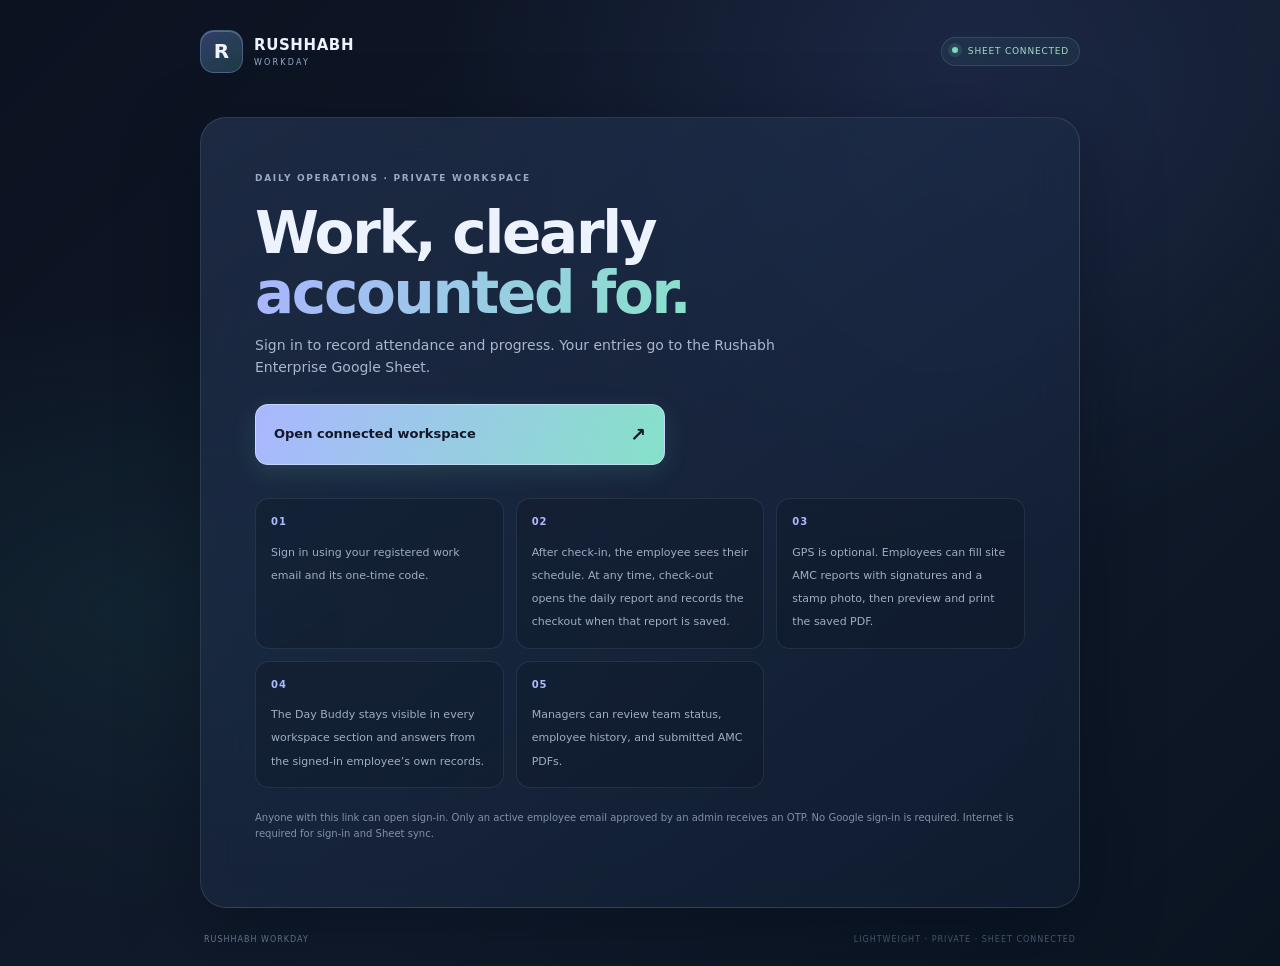
<file: index.html>
<!doctype html>
<html lang="en">
<head>
  <meta charset="utf-8">
  <meta name="viewport" content="width=device-width,initial-scale=1">
  <meta name="theme-color" content="#0b1220">
  <meta http-equiv="refresh" content="0;url=connected.html">
  <link rel="manifest" href="manifest.webmanifest">
  <link rel="icon" href="assets/app-icon.svg" type="image/svg+xml">
  <title>Opening Rushabh Workday</title>
</head>
<body>
  <p>Opening the connected workspace… <a href="connected.html">Continue</a></p>
  <script>location.replace(new URL('connected.html', location.href).href);</script>
</body>
</html>
</file>
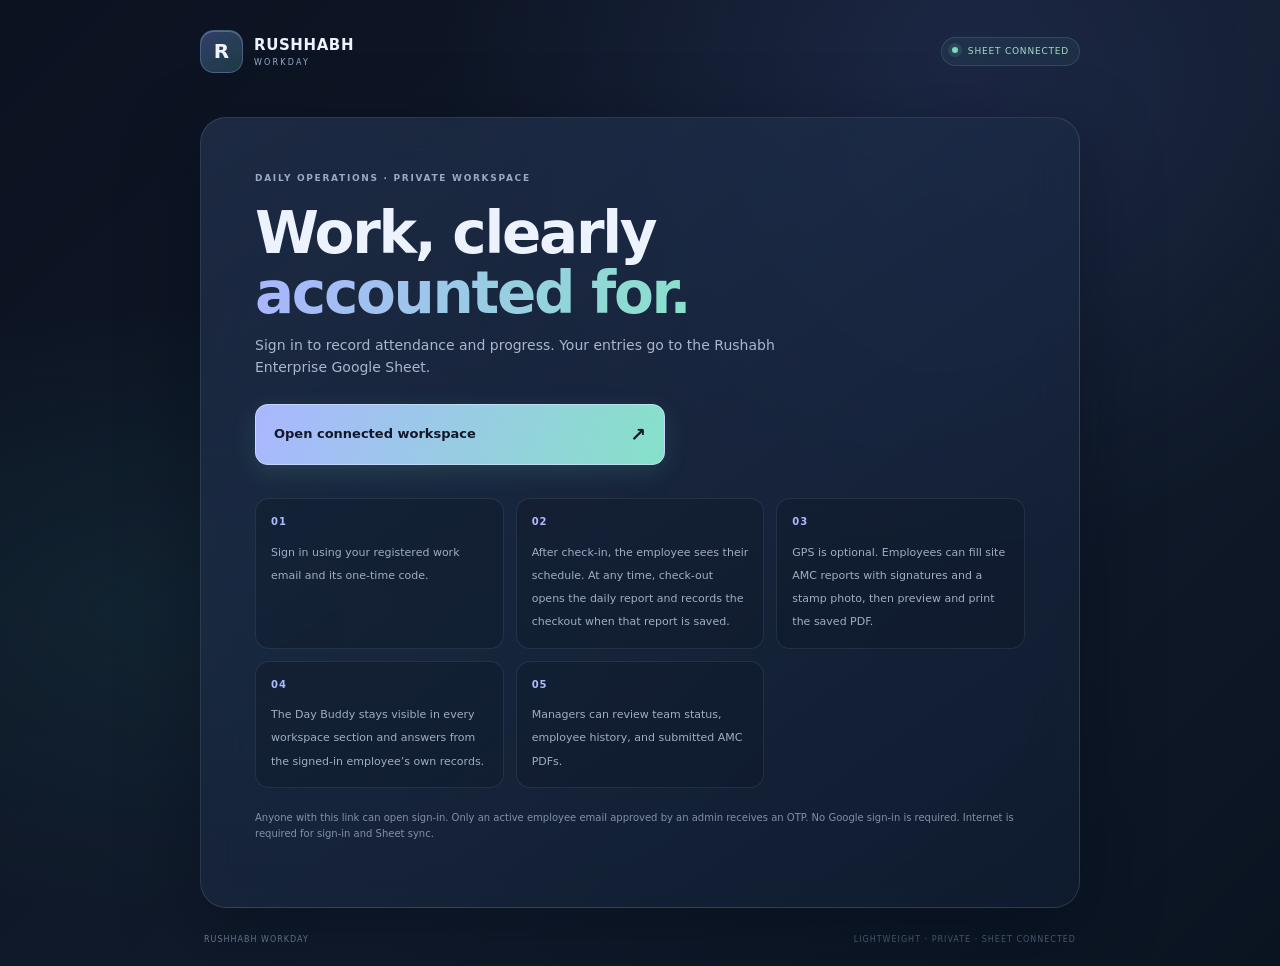
<file: connected.html>
<!doctype html>
<html lang="en">
<head>
  <meta charset="utf-8">
  <meta name="viewport" content="width=device-width, initial-scale=1, viewport-fit=cover">
  <meta name="theme-color" content="#0b1220">
  <meta name="description" content="Open the secure, Google Sheets connected Rushabh Workday workspace.">
  <link rel="manifest" href="manifest.webmanifest">
  <link rel="icon" href="assets/app-icon.svg" type="image/svg+xml">
  <link rel="stylesheet" href="connected.css">
  <title>Rushabh Workday · Connected</title>
</head>
<body>
  <main class="shell">
    <header class="brand"><span class="mark">R</span><span><strong>RUSHHABH</strong><small>WORKDAY</small></span><span class="connection"><i></i> SHEET CONNECTED</span></header>
    <section class="card">
      <div class="eyebrow">DAILY OPERATIONS · PRIVATE WORKSPACE</div>
      <h1>Work, clearly<br><em>accounted for.</em></h1>
      <p class="intro">Sign in to record attendance and progress. Your entries go to the Rushabh Enterprise Google Sheet.</p>
      <a class="primary" href="https://script.google.com/macros/s/AKfycbycroZZeGiM-rll2ItTlryk2ZB7C2WMgze4mx7ZW5ccJDKnWofuI7fsDxhOMJIc54H6/exec" rel="noreferrer">Open connected workspace <span>↗</span></a>
      <div class="facts">
        <article><b>01</b><span>Sign in using your registered work email and its one-time code.</span></article>
        <article><b>02</b><span>After check-in, the employee sees their schedule. At any time, check-out opens the daily report and records the checkout when that report is saved.</span></article>
        <article><b>03</b><span>GPS is optional. Employees can fill site AMC reports with signatures and a stamp photo, then preview and print the saved PDF.</span></article>
        <article><b>04</b><span>The Day Buddy stays visible in every workspace section and answers from the signed-in employee’s own records.</span></article>
        <article><b>05</b><span>Managers can review team status, employee history, and submitted AMC PDFs.</span></article>
      </div>
      <p id="offline" class="offline" role="status" hidden>You’re offline. Reconnect to open the Google Sheets workspace.</p>
      <p class="access-note">Anyone with this link can open sign-in. Only an active employee email approved by an admin receives an OTP. No Google sign-in is required. Internet is required for sign-in and Sheet sync.</p>
    </section>
    <footer><span>RUSHHABH WORKDAY</span><span>LIGHTWEIGHT · PRIVATE · SHEET CONNECTED</span></footer>
  </main>
  <script src="./push-config.js"></script>
  <script>
    if ('serviceWorker' in navigator && location.protocol !== 'file:') navigator.serviceWorker.register('./sw.js').then(async () => {
      const cfg = window.RUSHHABH_PUSH_CONFIG;
      if (!(cfg && cfg.firebase && cfg.firebase.projectId && 'Notification' in window && Notification.permission === 'granted')) return;
      const load = src => new Promise((resolve, reject) => { const s = document.createElement('script'); s.src = src; s.onload = resolve; s.onerror = reject; document.head.appendChild(s); });
      await load('https://www.gstatic.com/firebasejs/13.0.0/firebase-app-compat.js');
      await load('https://www.gstatic.com/firebasejs/13.0.0/firebase-messaging-compat.js');
      if (!firebase.apps.length) firebase.initializeApp(cfg.firebase);
      firebase.messaging().onMessage(payload => { const n = payload.notification || {}; if (Notification.permission === 'granted') new Notification(n.title || 'Rushabh Workday', { body: n.body || 'You have a new reminder.', icon: './assets/app-icon.svg' }); });
    }).catch(() => {});
    const link = document.querySelector('.primary');
    link.addEventListener('click', event => { if (!navigator.onLine) { event.preventDefault(); document.getElementById('offline').hidden = false; } });
    let installEvent;
    window.addEventListener('beforeinstallprompt', event => { event.preventDefault(); installEvent = event; const button = document.createElement('button'); button.className = 'install'; button.textContent = 'Install this app'; button.addEventListener('click', async () => { await installEvent.prompt(); installEvent = null; button.remove(); }); link.insertAdjacentElement('afterend', button); });
  </script>
</body>
</html>
</file>
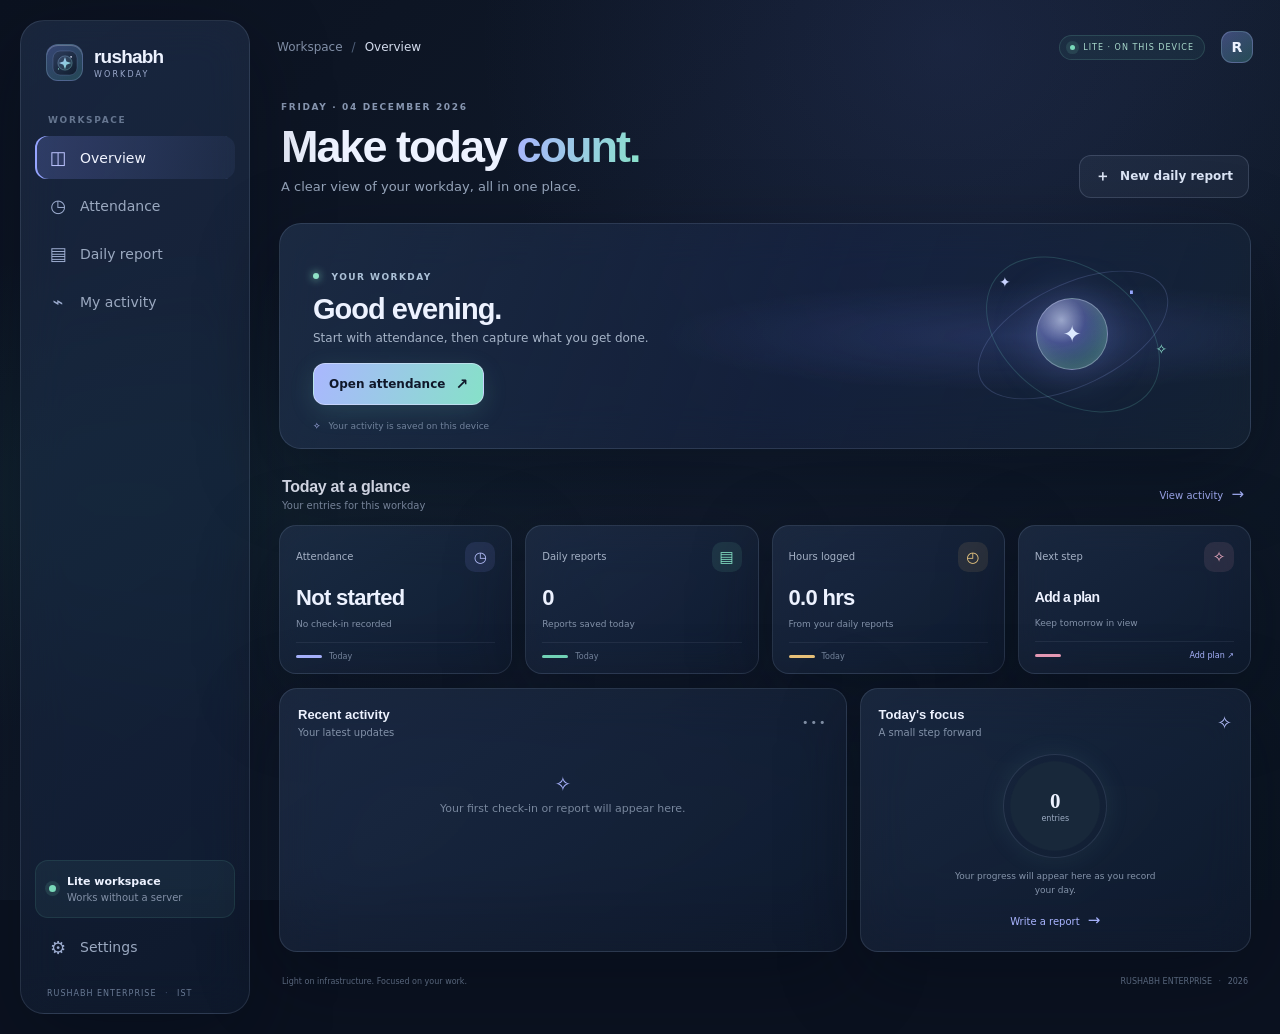
<file: lite.html>
<!doctype html>
<html lang="en" data-app-mode="lite">
<head>
  <meta charset="utf-8">
  <meta name="viewport" content="width=device-width,initial-scale=1,viewport-fit=cover">
  <meta name="theme-color" content="#0b1220">
  <meta name="description" content="The lightweight browser version of Rushabh Workday.">
  <title>Rushabh · Workday Lite</title>
  
  <link rel="icon" href="assets/app-icon.svg" type="image/svg+xml">
  <link rel="stylesheet" href="app.css">
</head>
<body>
  <div class="app-shell">
    <aside class="sidebar glass">
      <a class="brand" href="#dashboard" aria-label="Rushabh Workday home">
        <span class="brand-mark"><img src="assets/app-icon.svg" alt=""></span>
        <span><strong>rushabh</strong><small>WORKDAY</small></span>
      </a>
      <div class="side-caption">WORKSPACE</div>
      <nav class="nav-list" aria-label="Main navigation">
        <button class="nav-item active" data-view="dashboard"><span class="nav-icon">◫</span>Overview</button>
        <button class="nav-item" data-view="attendance"><span class="nav-icon">◷</span>Attendance</button>
        <button class="nav-item" data-view="reports"><span class="nav-icon">▤</span>Daily report</button>
        <button class="nav-item" data-view="history"><span class="nav-icon">⌁</span>My activity</button>
      </nav>
      <div class="side-spacer"></div>
      <div class="sidebar-note"><span class="pulse"></span><span><b>Lite workspace</b><small>Works without a server</small></span></div>
      <button class="nav-item" data-view="settings"><span class="nav-icon">⚙</span>Settings</button>
      <div class="side-footer">RUSHABH ENTERPRISE <span>·</span> IST</div>
    </aside>

    <main class="main-area">
      <header class="topbar">
        <div class="mobile-brand"><span class="brand-mark"><img src="assets/app-icon.svg" alt=""></span><strong>rushabh</strong></div>
        <div class="breadcrumbs"><span>Workspace</span><i>/</i><b id="crumb-title">Overview</b></div>
        <div class="top-actions"><span class="local-badge"><span class="pulse"></span><span id="mode-label">ON THIS DEVICE</span></span><button class="avatar" id="avatar" aria-label="Open settings">R</button></div>
      </header>

      <div class="content-wrap">
        <section class="view active" id="view-dashboard">
          <div class="welcome-row"><div><div class="eyebrow"><span id="today-weekday"></span> · <span id="today-date"></span></div><h1>Make today <span class="gradient-text">count.</span></h1><p class="subhead">A clear view of your workday, all in one place.</p></div><button class="button button-glass" data-action="new-report"><span>＋</span> New daily report</button></div>
          <div class="hero-card glass">
            <div class="hero-copy"><span class="hero-kicker"><span class="sun-dot"></span> YOUR WORKDAY</span><h2 id="greeting">Good day.</h2><p id="hero-message">Start with attendance, then capture what you get done.</p><button class="button button-primary" data-view="attendance">Open attendance <span>↗</span></button></div>
            <div class="hero-art" aria-hidden="true"><div class="orbit orbit-one"></div><div class="orbit orbit-two"></div><div class="orb-core"><span>✦</span></div><div class="spark spark-a">✦</div><div class="spark spark-b">✧</div><div class="spark spark-c">·</div></div>
            <div class="hero-foot"><span>✧</span> Your activity is saved on this device</div>
          </div>
          <div class="section-heading"><div><h2>Today at a glance</h2><p>Your entries for this workday</p></div><button class="text-button" data-view="history">View activity <span>→</span></button></div>
          <div class="stats-grid">
            <article class="stat-card glass"><div class="stat-top"><span>Attendance</span><span class="stat-icon indigo">◷</span></div><strong id="stat-attendance">Not started</strong><small id="stat-attendance-note">No check-in recorded</small><div class="stat-bottom"><span class="mini-line indigo-line"></span><span>Today</span></div></article>
            <article class="stat-card glass"><div class="stat-top"><span>Daily reports</span><span class="stat-icon mint">▤</span></div><strong id="stat-reports">0</strong><small>Reports saved today</small><div class="stat-bottom"><span class="mini-line mint-line"></span><span>Today</span></div></article>
            <article class="stat-card glass"><div class="stat-top"><span>Hours logged</span><span class="stat-icon gold">◴</span></div><strong id="stat-hours">0.0 <em>hrs</em></strong><small>From your daily reports</small><div class="stat-bottom"><span class="mini-line gold-line"></span><span>Today</span></div></article>
            <article class="stat-card glass"><div class="stat-top"><span>Next step</span><span class="stat-icon rose">✧</span></div><strong class="stat-word" id="stat-next">Add a plan</strong><small>Keep tomorrow in view</small><div class="stat-bottom"><span class="mini-line rose-line"></span><button class="tiny-link" data-action="new-report">Add plan ↗</button></div></article>
          </div>
          <div class="lower-grid">
            <article class="panel glass activity-panel"><div class="panel-heading"><div><h3>Recent activity</h3><p>Your latest updates</p></div><span class="panel-menu">•••</span></div><div id="recent-activity" class="activity-list"></div></article>
            <article class="panel glass focus-panel"><div class="panel-heading"><div><h3>Today's focus</h3><p>A small step forward</p></div><span class="focus-star">✧</span></div><div class="focus-ring"><div><strong id="focus-count">0</strong><small>entries</small></div></div><p class="focus-note" id="focus-note">Your progress will appear here as you record your day.</p><button class="text-button" data-action="new-report">Write a report <span>→</span></button></article>
          </div>
          <footer class="content-footer"><span>Light on infrastructure. Focused on your work.</span><span>RUSHABH ENTERPRISE <i>·</i> <span id="footer-year"></span></span></footer>
        </section>

        <section class="view" id="view-attendance">
          <div class="page-title"><div class="eyebrow">YOUR WORKDAY</div><h1>Attendance</h1><p class="subhead">Record your arrival and wrap-up. Location is requested only when you choose to check in or out.</p></div>
          <div class="attendance-layout"><article class="attendance-card glass"><div class="attendance-status"><span class="status-icon">◷</span><div><small>LOCAL ATTENDANCE</small><strong id="attendance-state">Not started</strong></div><span class="status-chip">DEVICE ONLY</span></div><div class="time-display"><strong id="live-clock">--:--</strong><span>IST · <span id="attendance-day"></span></span></div><div class="attendance-divider"></div><div class="punch-row"><div><span class="punch-marker in-marker"></span><span>Check in</span><b id="checkin-time">—</b></div><div><span class="punch-marker out-marker"></span><span>Check out</span><b id="checkout-time">—</b></div></div><button id="checkin-button" class="button button-primary wide">Check in <span>↗</span></button><button id="checkout-button" class="button button-glass wide" disabled>Check out <span>↗</span></button><p class="fine-print">This lightweight version stores a personal log on this device. It does not submit official attendance to your company system.</p></article>
            <article class="panel glass location-panel"><div class="panel-heading"><div><h3>Location check</h3><p>Browser location · no extra hardware</p></div><span class="stat-icon mint">⌖</span></div><div class="location-visual"><div class="location-wave wave-one"></div><div class="location-wave wave-two"></div><div class="location-pin">⌖</div></div><div class="location-result" id="location-result"><b>Ready when you are</b><span>Your browser will ask for location after you tap a punch button.</span></div><div class="privacy-line"><span>◈</span> Location stays on this device in lite mode.</div></article></div>
        </section>

        <section class="view" id="view-reports">
          <div class="page-title"><div class="eyebrow">CAPTURE THE DAY</div><h1>Daily report</h1><p class="subhead">Keep a useful record of work completed, what is blocked, and what comes next.</p></div>
          <div class="report-layout"><form id="report-form" class="panel glass report-form"><div class="form-top"><div><span class="step-label">WORK LOG <i>·</i> SAVED LOCALLY</span><h2>What moved today?</h2><p>Short and clear is perfect.</p></div><span class="form-mark">✧</span></div><div class="field-grid"><label class="field">Work date<input id="report-date" name="date" type="date" required></label><label class="field">Hours worked<input id="report-hours" name="hours" type="number" min="0" max="24" step="0.5" placeholder="e.g. 8" required></label></div><label class="field">Work location<select id="report-location" name="location"><option>Office</option><option>Site</option><option>Client visit</option><option>Work from home</option><option>Field work</option><option>Other</option></select></label><label class="field">Work completed<textarea id="report-work" name="work" rows="3" maxlength="1200" placeholder="What did you work on or finish?" required></textarea></label><div class="field-grid"><label class="field">Progress<select id="report-status" name="status"><option>Completed</option><option>In progress</option><option>Blocked</option><option>Pending</option></select></label><label class="field">Client / site<input id="report-client" name="client" maxlength="160" placeholder="Optional"></label></div><label class="field">Pending work or help needed<textarea id="report-pending" name="pending" rows="2" maxlength="600" placeholder="Anything waiting on a person, part, or decision?"></textarea></label><label class="field">Plan for tomorrow<textarea id="report-plan" name="plan" rows="2" maxlength="600" placeholder="What is the next useful step?"></textarea></label><div class="form-actions"><span id="form-message" class="form-message">Private to this device</span><button class="button button-primary" type="submit">Save report <span>↗</span></button></div></form><aside class="report-aside"><article class="panel glass gentle-card"><span class="gentle-icon">✦</span><h3>Make it actionable</h3><p>A good update says what changed, what is stuck, and who or what can move it forward.</p></article><article class="panel glass"><div class="panel-heading"><div><h3>Saved today</h3><p id="saved-report-count">0 reports</p></div><span class="stat-icon indigo">▤</span></div><div id="saved-report-list" class="saved-report-list"></div></article></aside></div>
        </section>

        <section class="view" id="view-history">
          <div class="page-title"><div class="eyebrow">YOUR DEVICE LOG</div><h1>My activity</h1><p class="subhead">Attendance punches and daily reports saved in this browser.</p></div>
          <article class="panel glass history-panel"><div class="panel-heading"><div><h3>Activity log</h3><p id="history-summary">No activity yet</p></div><button class="button button-glass button-small" id="export-button">Export my data <span>↓</span></button></div><div id="history-list" class="history-list"></div></article>
        </section>

        <section class="view" id="view-settings">
          <div class="page-title"><div class="eyebrow">MAKE IT YOURS</div><h1>Settings</h1><p class="subhead">Set up this device's personal workspace. No account or server is required.</p></div>
          <div class="settings-grid"><article class="panel glass settings-panel"><div class="panel-heading"><div><h3>Your profile</h3><p>Used to personalize this device only</p></div><span class="stat-icon indigo">◎</span></div><label class="field">Display name<input id="profile-name" maxlength="80" placeholder="Your name"></label><label class="field">Workplace name<input id="workplace-name" maxlength="100" placeholder="Rushabh Enterprise"></label><button class="button button-primary" id="save-settings">Save settings <span>↗</span></button></article><article class="panel glass settings-panel"><div class="panel-heading"><div><h3>Optional geofence</h3><p>For a local proximity check only</p></div><span class="stat-icon mint">⌖</span></div><label class="field">Office latitude<input id="office-latitude" type="number" step="any" min="-90" max="90" placeholder="e.g. 22.4"></label><label class="field">Office longitude<input id="office-longitude" type="number" step="any" min="-180" max="180" placeholder="e.g. 72.8"></label><label class="field">Allowed radius (metres)<input id="geofence-radius" type="number" min="20" max="2000" step="10" placeholder="150"></label><p class="fine-print">Coordinates remain on this device. A browser geofence is a convenience check, not tamper-proof attendance.</p></article><article class="panel glass settings-panel"><div class="panel-heading"><div><h3>Data & privacy</h3><p>Offline-first by default</p></div><span class="stat-icon mint">◈</span></div><div class="setting-info"><b>Saved on this device</b><span>Reports and attendance entries use this browser's local storage. They do not sync between devices or reach your manager.</span></div><button class="button button-glass wide" id="download-backup">Download a local backup <span>↓</span></button><button class="danger-button" id="clear-data">Clear this device's data</button></article><article class="panel glass settings-panel"><div class="panel-heading"><div><h3>Installable PWA</h3><p>Works offline after installation</p></div><span class="stat-icon gold">✦</span></div><div class="setting-info"><b>No paid server or special hardware</b><span>Host the static files on any HTTPS static host. Browser GPS works on supported phones; this app cannot guarantee anti-spoofing.</span></div><a class="text-button" href="lite.html">Open the lite version <span>→</span></a></article></div>
        </section>
      </div>

      <nav class="mobile-nav" aria-label="Mobile navigation"><button class="mobile-nav-item active" data-view="dashboard"><span>◫</span><small>Home</small></button><button class="mobile-nav-item" data-view="attendance"><span>◷</span><small>Attend</small></button><button class="mobile-nav-item" data-view="reports"><span>▤</span><small>Report</small></button><button class="mobile-nav-item" data-view="history"><span>⌁</span><small>Activity</small></button><button class="mobile-nav-item" data-view="settings"><span>⚙</span><small>Settings</small></button></nav>
    </main>
  </div>
  <div class="toast" id="toast" role="status" aria-live="polite"></div>
  <script src="app.js" defer></script>
</body>
</html>
</file>
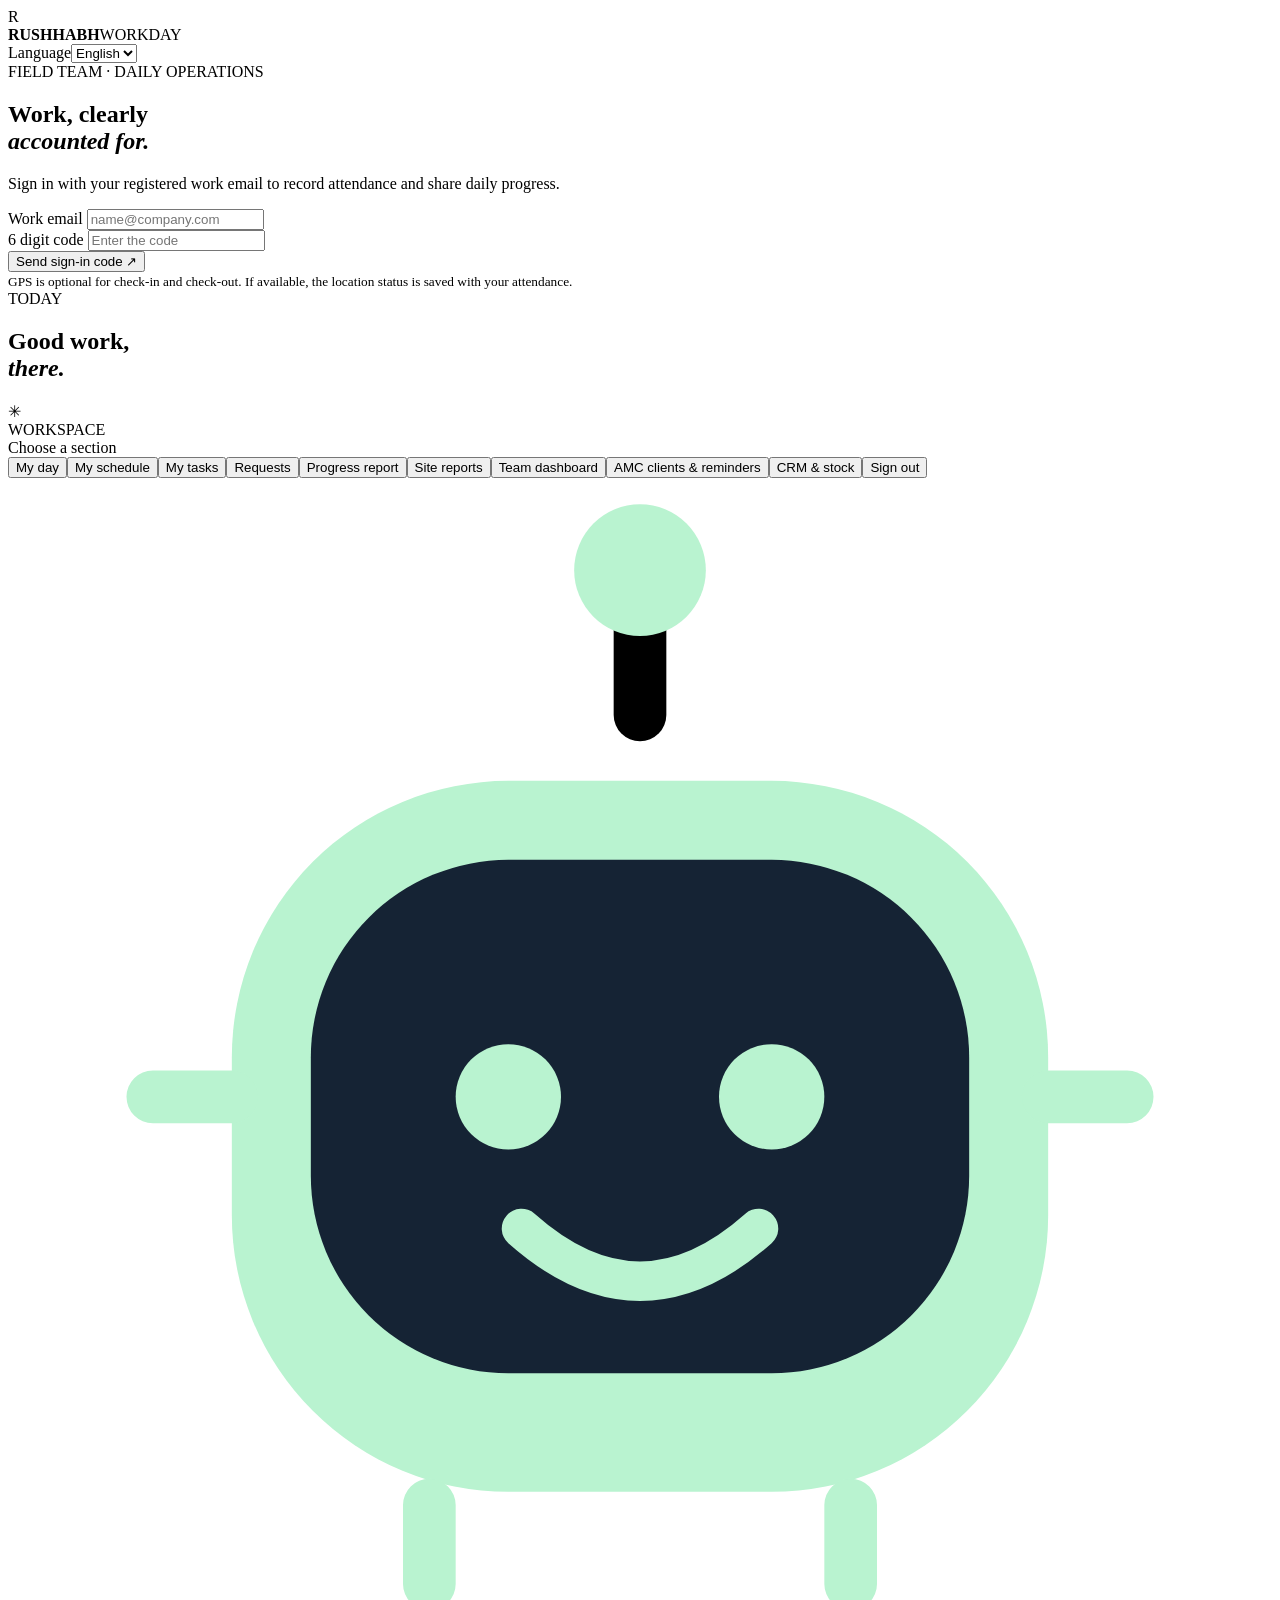
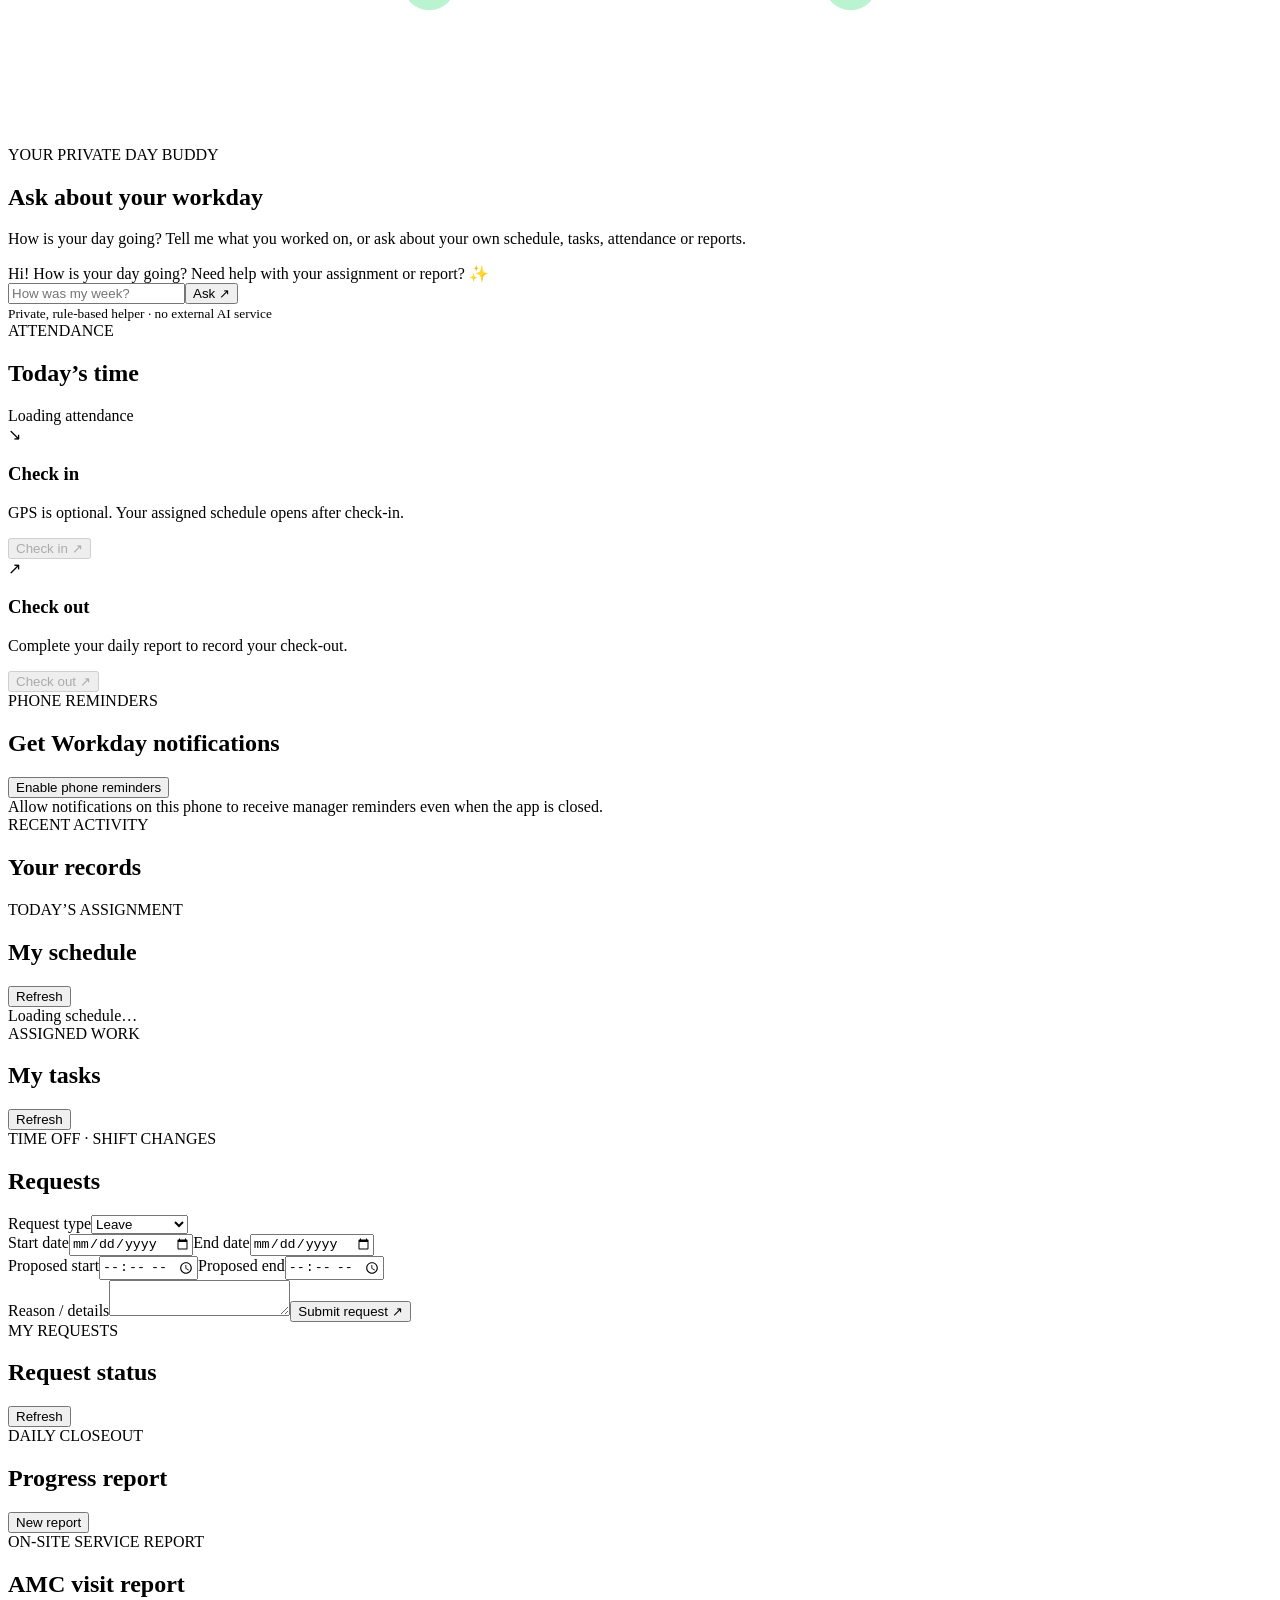
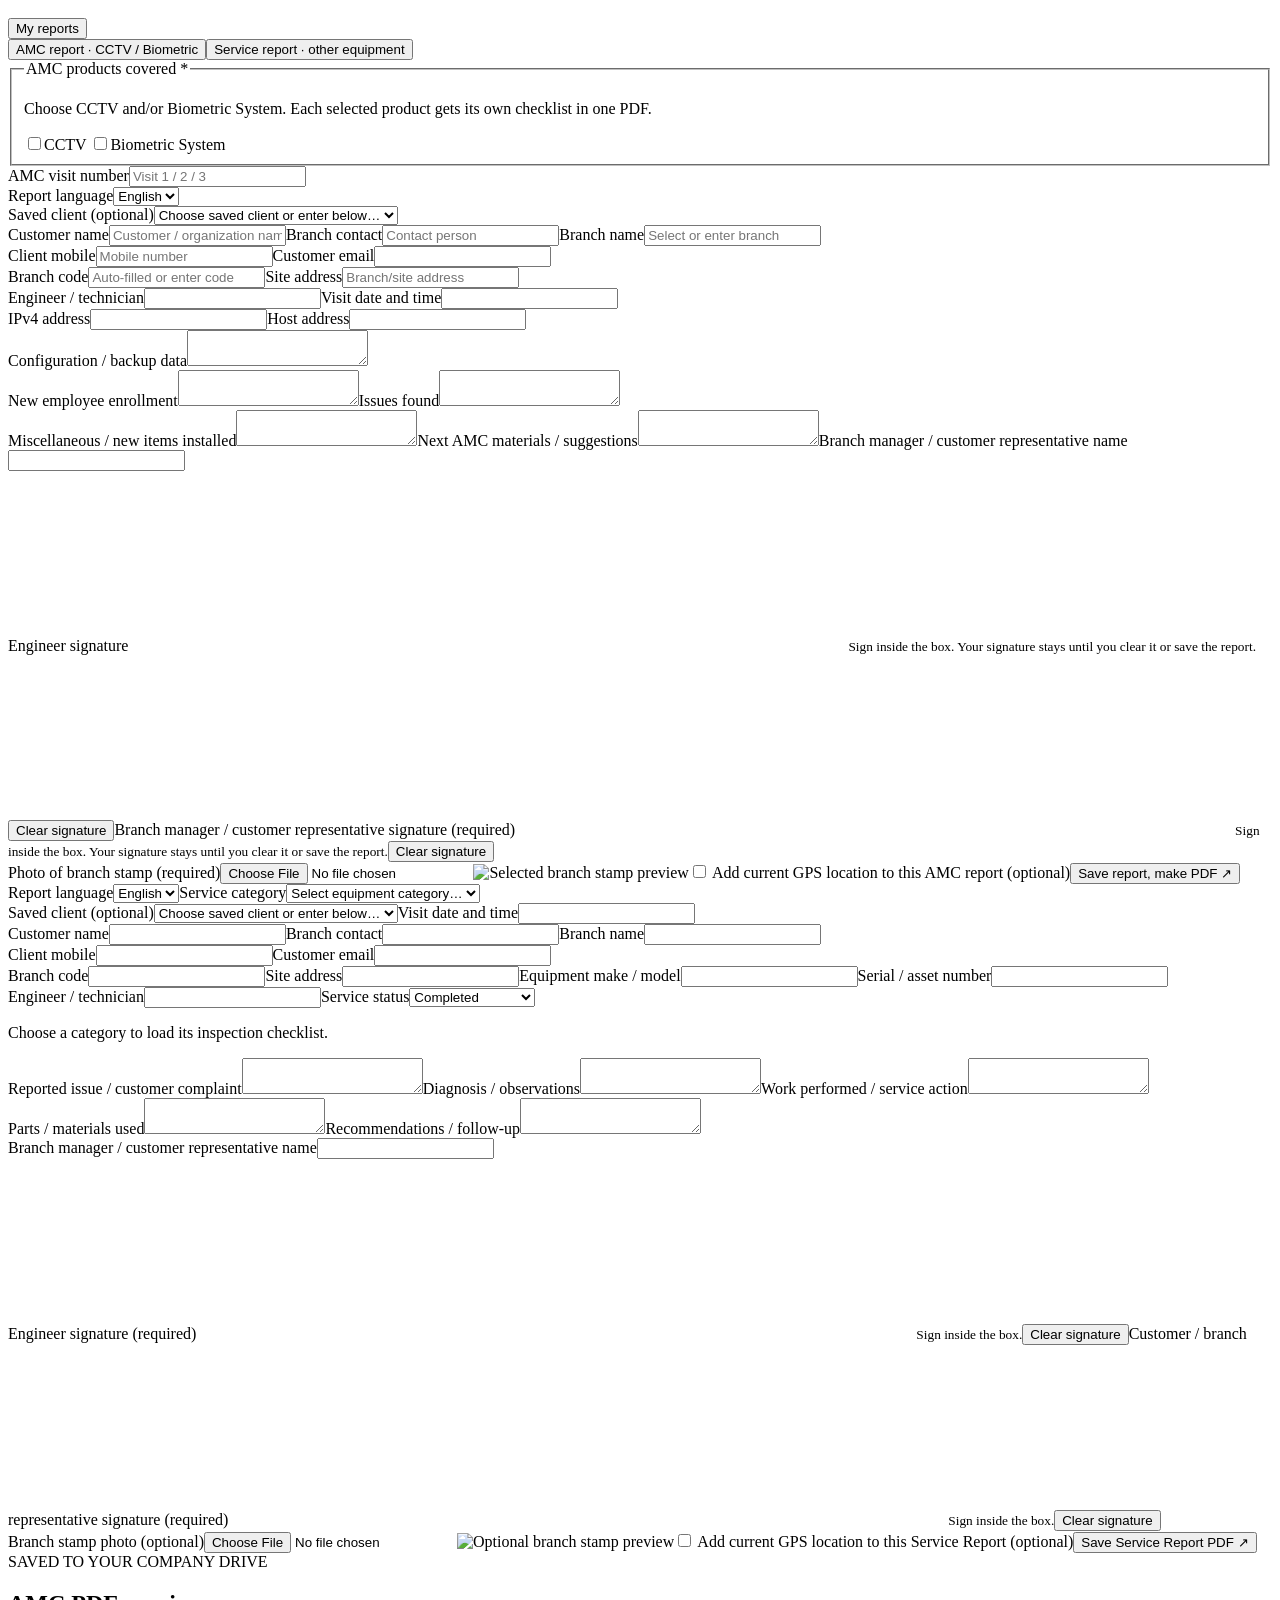
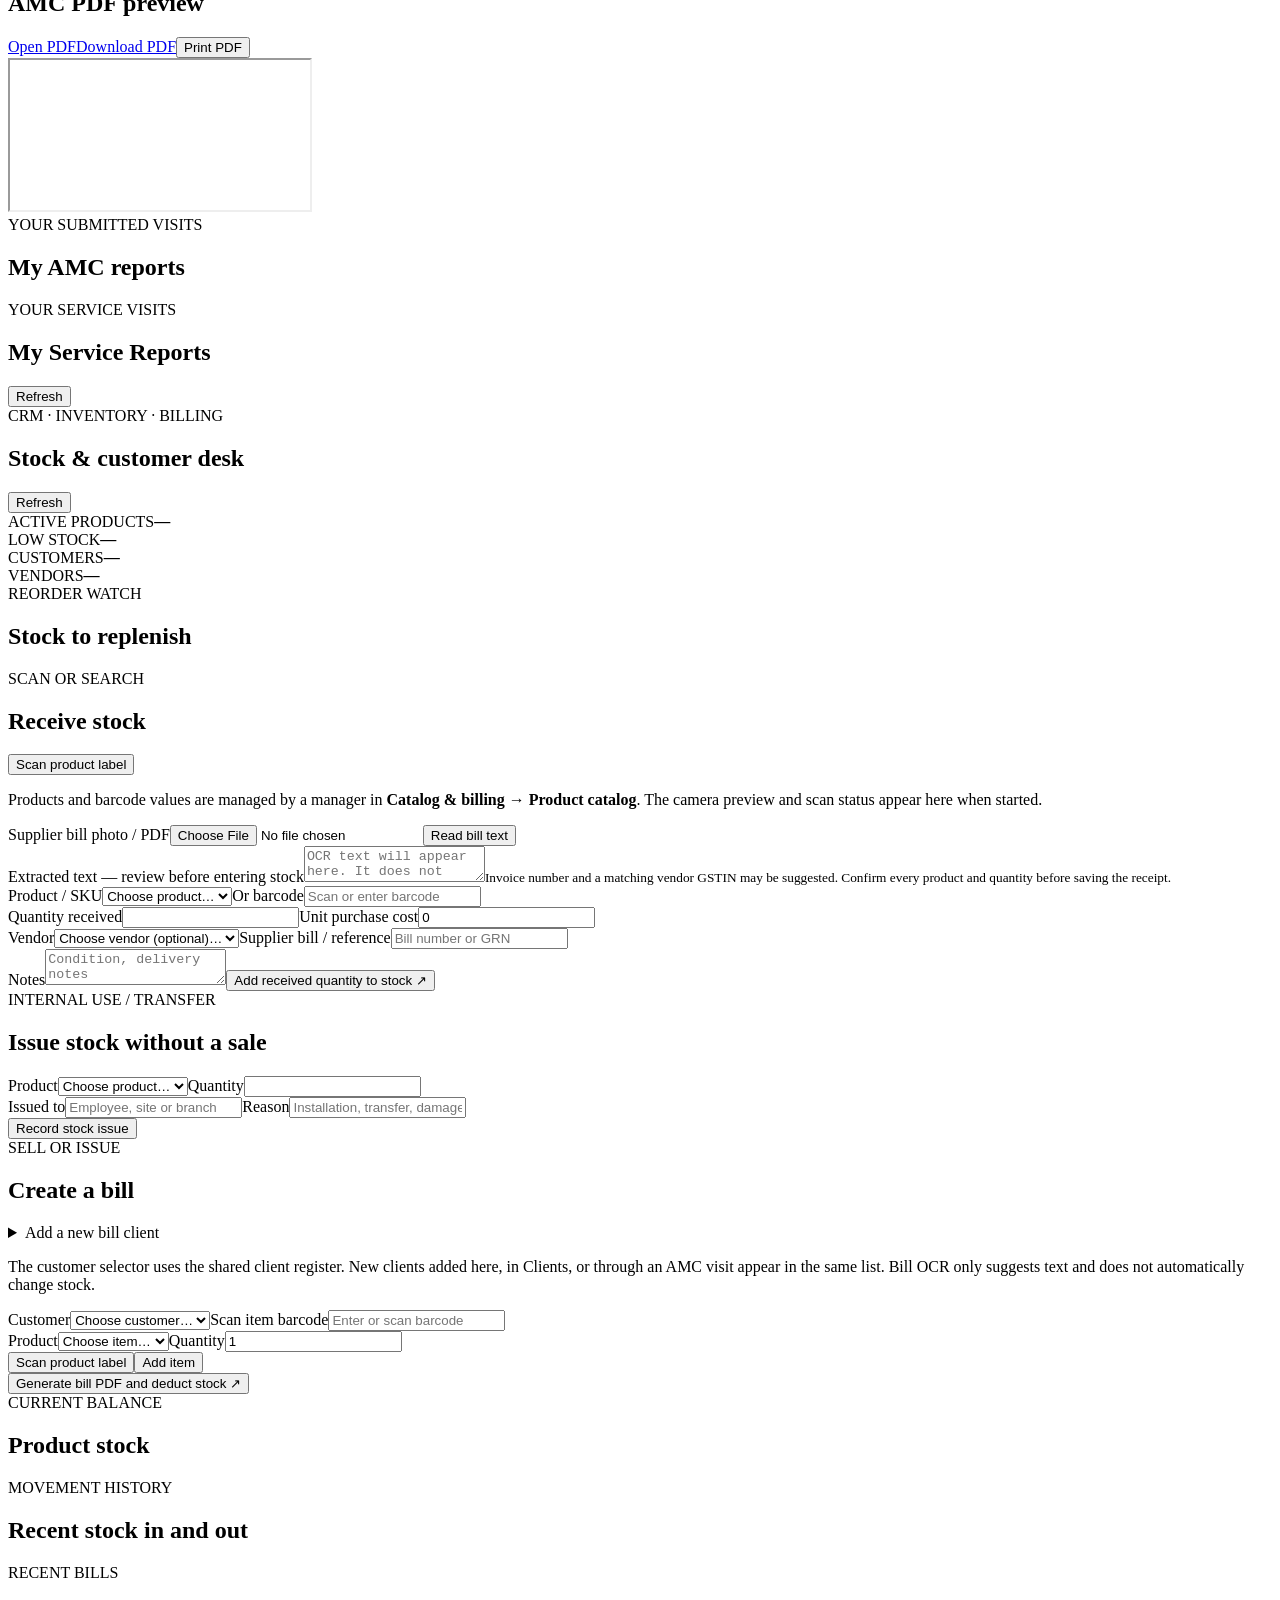
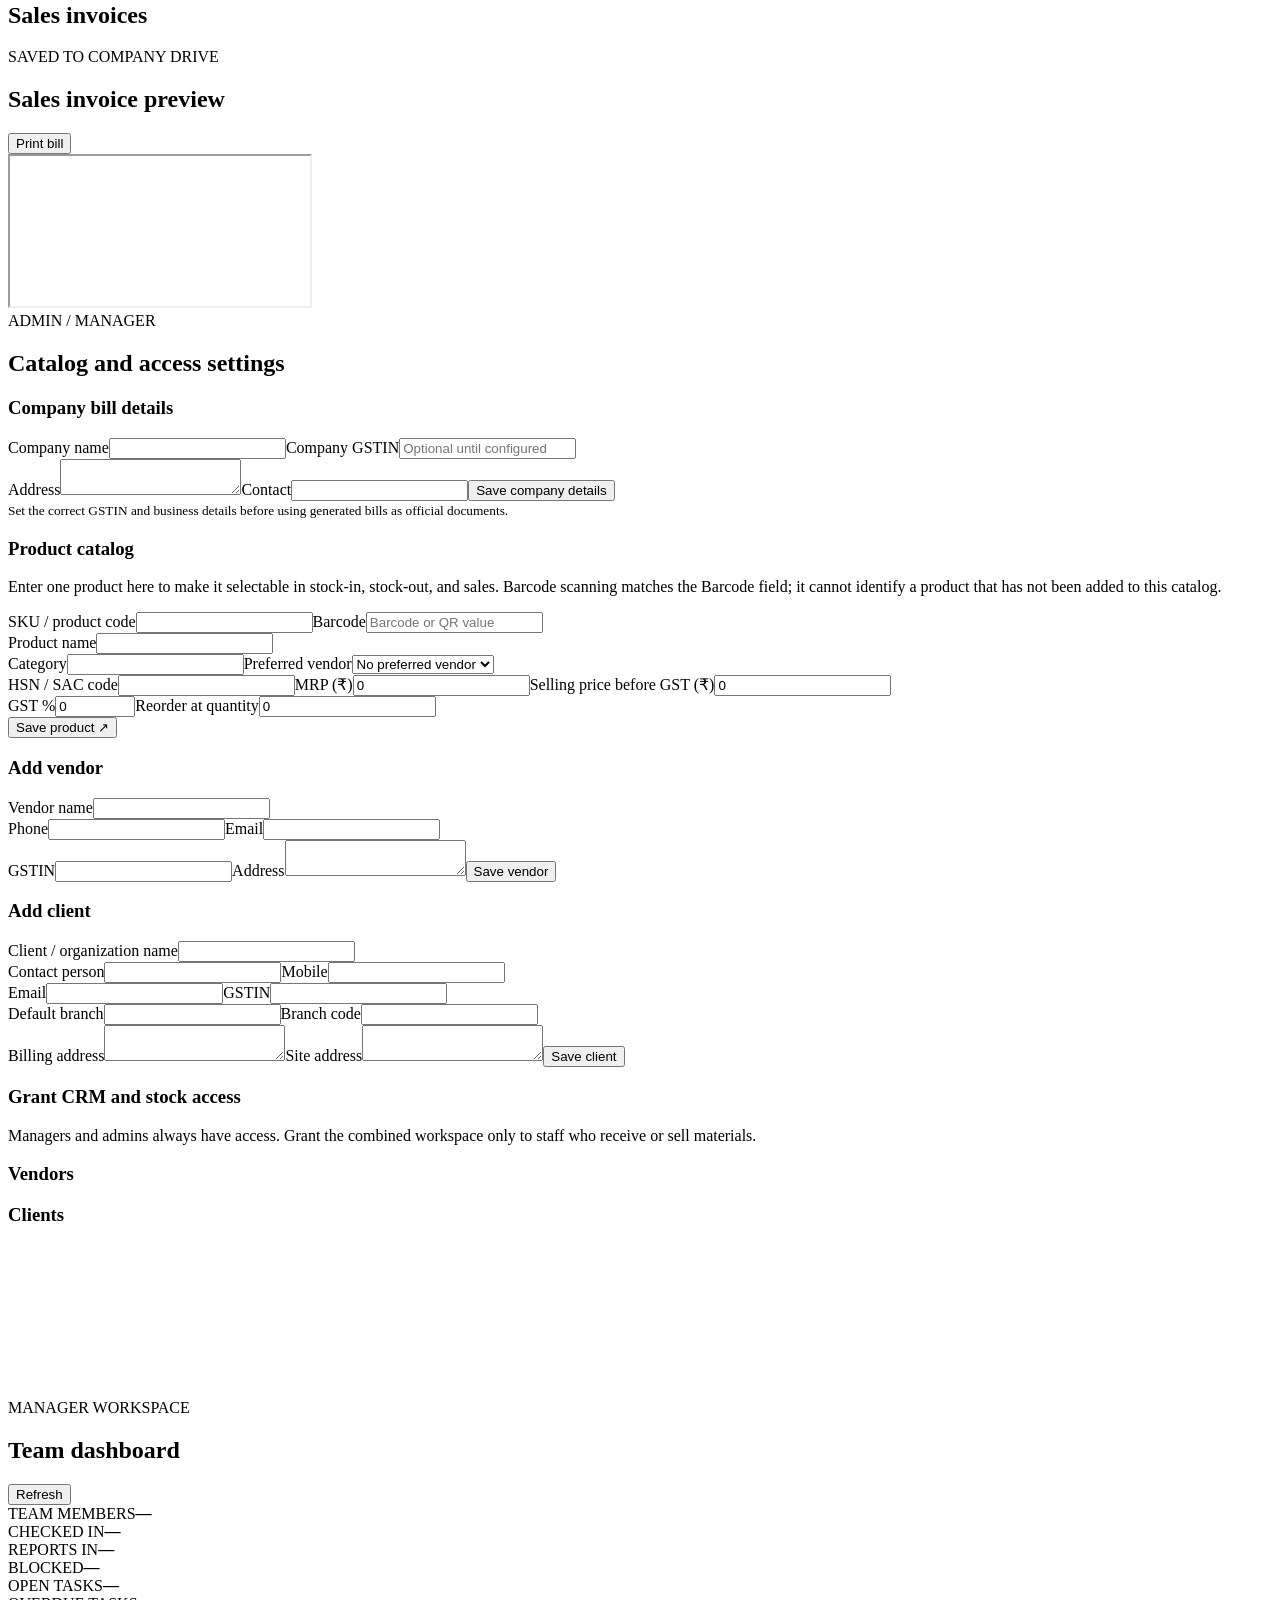
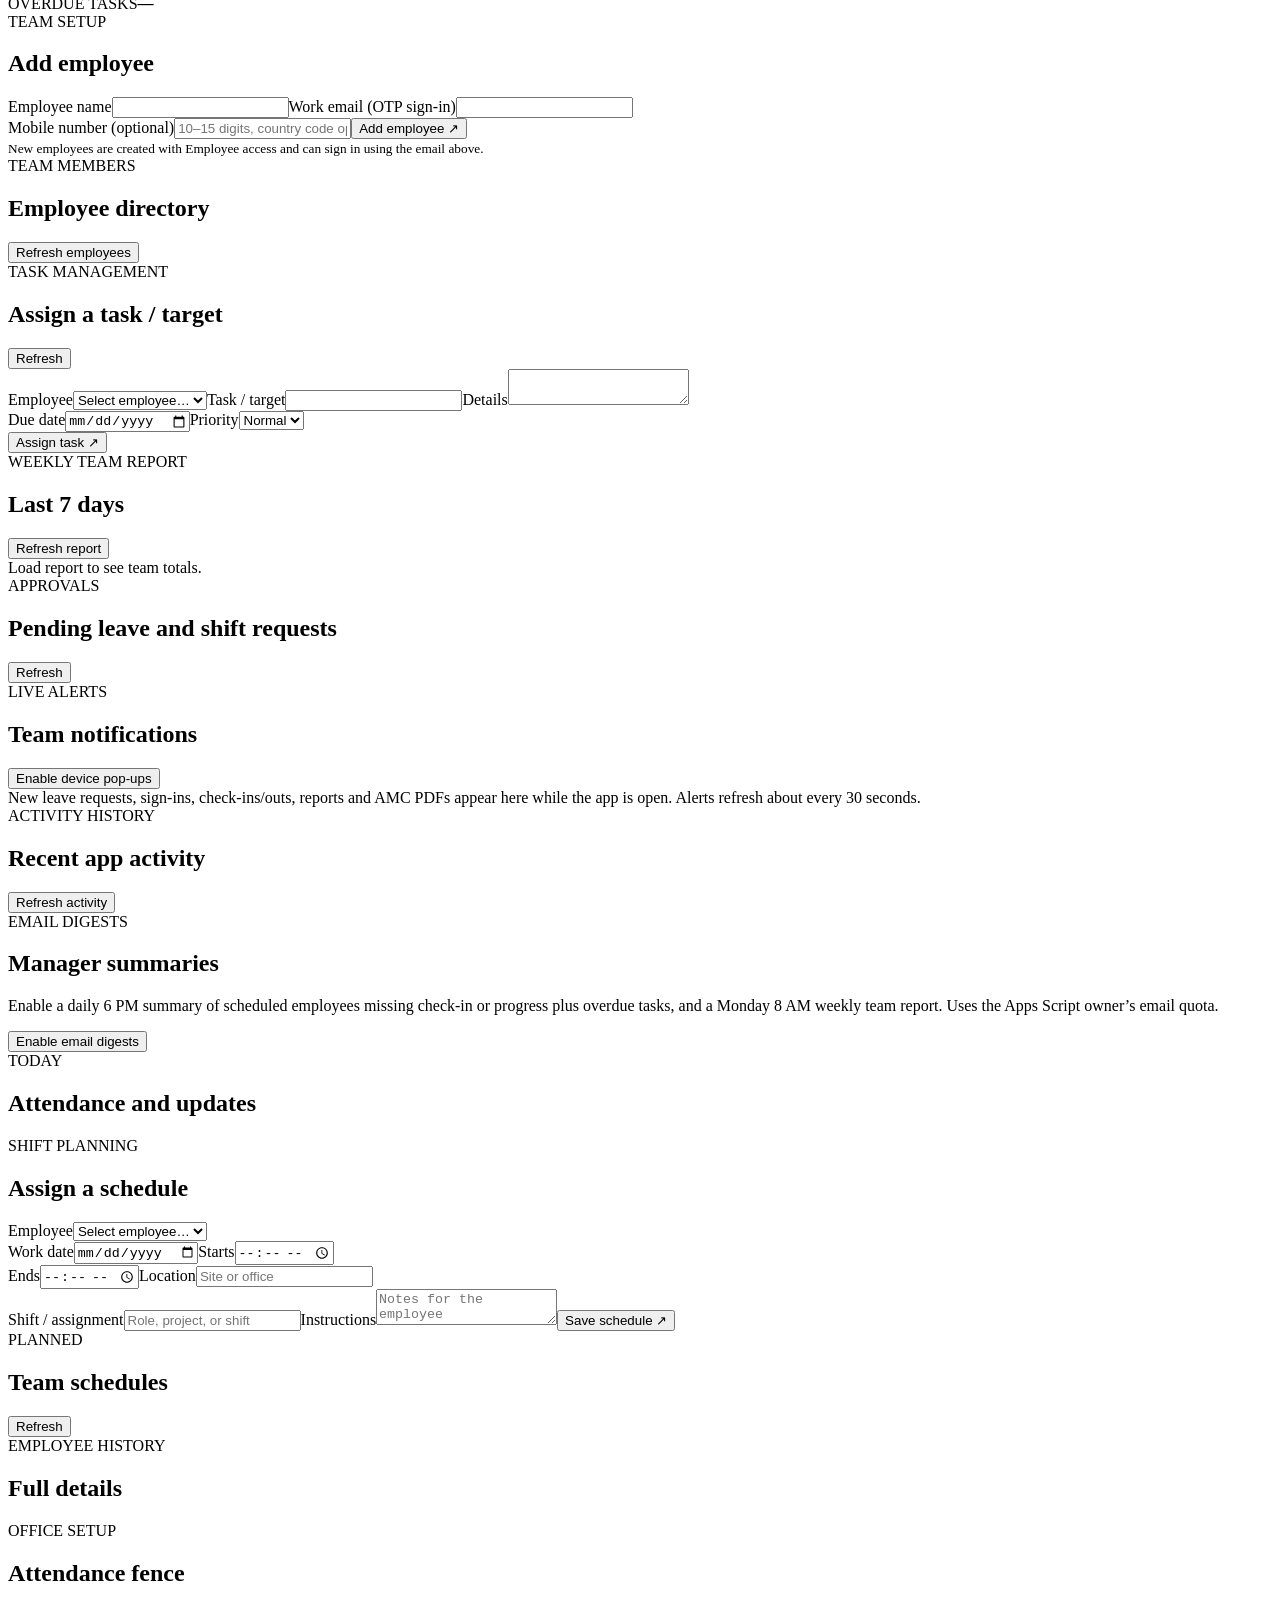
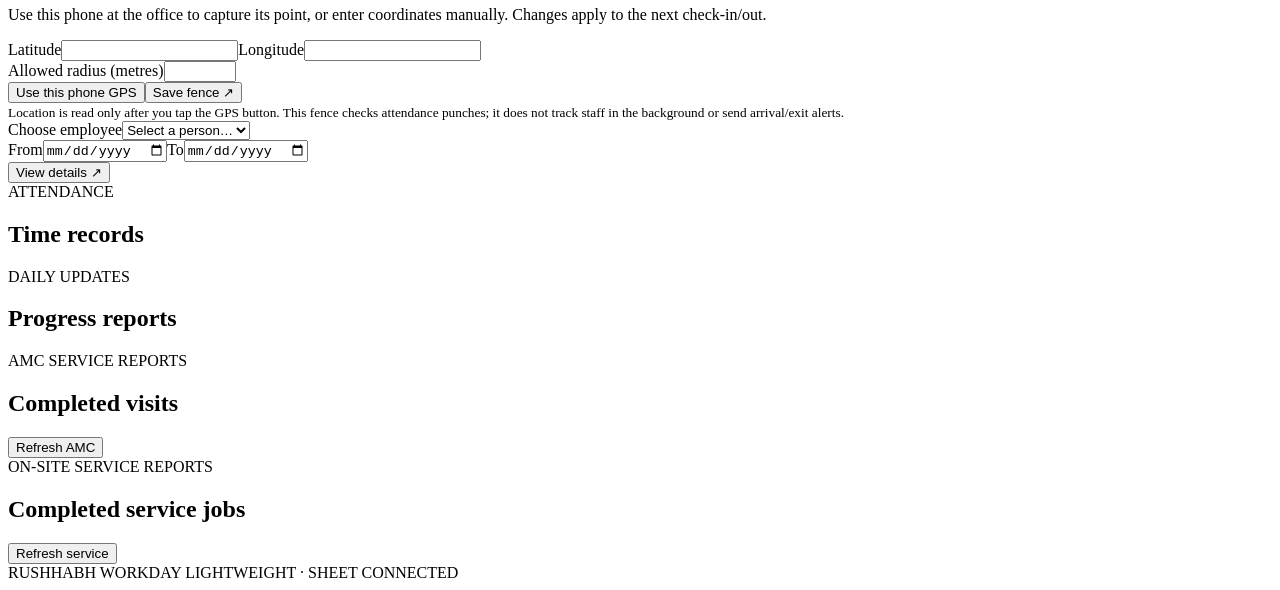
<file: apps-script/App.html>
<!doctype html><html><head><base target="_top"><meta charset="utf-8"><meta name="viewport" content="width=device-width,initial-scale=1,viewport-fit=cover"><meta name="theme-color" content="#101725"><style><?!= include_('Styles'); ?></style></head>
<body lang="en"><div class="ambient a"></div><div class="ambient b"></div>
<main class="shell">
  <header class="top"><div class="brand"><div class="mark">R</div><div><strong>RUSHHABH</strong><span>WORKDAY</span></div></div><div class="topActions"><label class="languageControl"><span>Language</span><select id="languageSelect" aria-label="App language"><option value="en">English</option><option value="hi">हिन्दी</option><option value="gu">ગુજરાતી</option></select></label><div id="headRight"></div></div></header>
  <section id="login" class="login glass"><div class="eyebrow">FIELD TEAM · DAILY OPERATIONS</div><h1>Work, clearly<br><em>accounted for.</em></h1><p>Sign in with your registered work email to record attendance and share daily progress.</p><label>Work email <input id="email" type="email" autocomplete="email" placeholder="name@company.com"></label><div id="otpWrap"><label>6 digit code <input id="otp" inputmode="numeric" maxlength="6" placeholder="Enter the code"></label></div><button id="loginBtn" class="primary">Send sign-in code <span>↗</span></button><div id="loginMsg" class="note"></div><small>GPS is optional for check-in and check-out. If available, the location status is saved with your attendance.</small></section>
  <section id="workspace" class="hidden">
    <div class="welcome glass"><div><div class="eyebrow" id="roleLabel">TODAY</div><h1>Good work,<br><em id="nameLabel">there.</em></h1><p id="dateLabel"></p></div><div class="welcomeOrb">✳</div></div><div id="sessionStatus" class="note" role="status" aria-live="polite"></div>
    <section class="workspaceNav" aria-label="App navigation"><div class="workspaceNavHeading"><div class="eyebrow">WORKSPACE</div><span>Choose a section</span></div><nav class="tabs" aria-label="Workspace sections"><button type="button" class="tab active" data-view="home" aria-controls="homeView" aria-current="page">My day</button><button type="button" class="tab" data-view="schedule" aria-controls="scheduleView">My schedule</button><button type="button" class="tab" data-view="tasks" aria-controls="tasksView">My tasks</button><button type="button" class="tab" data-view="requests" aria-controls="requestsView">Requests</button><button type="button" class="tab" data-view="report" aria-controls="reportView">Progress report</button><button type="button" class="tab" data-view="amc" aria-controls="amcView">Site reports</button><button type="button" id="managerTab" class="tab hidden" data-view="manager" aria-controls="managerView">Team dashboard</button><button type="button" id="amcAdminTab" class="tab hidden" data-view="amcAdmin" aria-controls="amcAdminView">AMC clients &amp; reminders</button><button type="button" id="commerceTab" class="tab hidden" data-view="commerce" aria-controls="commerceView">CRM & stock</button><button type="button" class="tab logout" id="logout">Sign out</button></nav></section>
    <section class="dayBuddy glass" aria-labelledby="buddyTitle"><div class="buddyHead"><div class="buddyCharacter" aria-hidden="true"><svg viewBox="0 0 96 96"><path d="M48 8v10" stroke="currentColor" stroke-width="4" stroke-linecap="round"/><circle cx="48" cy="7" r="5" fill="#b9f3d0"/><rect x="17" y="23" width="62" height="54" rx="21" fill="#b9f3d0"/><rect x="23" y="29" width="50" height="39" rx="15" fill="#152334"/><circle cx="38" cy="47" r="4" fill="#b9f3d0"/><circle cx="58" cy="47" r="4" fill="#b9f3d0"/><path d="M39 57q9 8 18 0" fill="none" stroke="#b9f3d0" stroke-width="3" stroke-linecap="round"/><path d="M11 47h6m62 0h6M32 78v6m32-6v6" stroke="#b9f3d0" stroke-width="4" stroke-linecap="round"/></svg></div><div><div class="eyebrow">YOUR PRIVATE DAY BUDDY</div><h2 id="buddyTitle">Ask about your workday</h2><p>How is your day going? Tell me what you worked on, or ask about your own schedule, tasks, attendance or reports.</p></div></div><div id="buddyMessages" class="buddyMessages" role="log" aria-live="polite"><div class="buddyBubble bot">Hi! How is your day going? Need help with your assignment or report? ✨</div></div><form id="buddyForm" class="buddyForm"><input id="buddyInput" maxlength="240" autocomplete="off" placeholder="How was my week?" aria-label="Ask your day buddy" required><button type="submit" class="secondary">Ask <span>↗</span></button></form><small class="buddyNote">Private, rule-based helper · no external AI service</small></section>
    <section id="homeView" class="view">
      <div class="sectionHead"><div><div class="eyebrow">ATTENDANCE</div><h2>Today’s time</h2></div><span id="attendanceState" class="pill">Loading attendance</span></div>
      <div class="punchGrid"><article class="glass punch"><div class="punchIcon">↘</div><h3>Check in</h3><p>GPS is optional. Your assigned schedule opens after check-in.</p><button id="inBtn" class="primary" disabled>Check in <span>↗</span></button><div id="inTime" class="time"></div></article><article class="glass punch"><div class="punchIcon">↗</div><h3>Check out</h3><p>Complete your daily report to record your check-out.</p><button id="outBtn" class="secondary" disabled>Check out <span>↗</span></button><div id="outTime" class="time"></div></article></div>
      <div class="glass form pushOptIn"><div class="sectionHead"><div><div class="eyebrow">PHONE REMINDERS</div><h2>Get Workday notifications</h2></div><button type="button" id="enablePhoneReminders" class="secondary">Enable phone reminders</button></div><div id="phoneReminderStatus" class="note" role="status">Allow notifications on this phone to receive manager reminders even when the app is closed.</div></div><div class="sectionHead"><div><div class="eyebrow">RECENT ACTIVITY</div><h2>Your records</h2></div></div><div id="myRecords" class="recordList"></div>
    </section>
    <section id="scheduleView" class="view hidden"><div class="sectionHead"><div><div class="eyebrow">TODAY’S ASSIGNMENT</div><h2>My schedule</h2></div><button id="refreshMySchedule" class="secondary">Refresh</button></div><div id="scheduleCheckinNotice" class="note"></div><div id="mySchedule" class="recordList"><article class="record"><span>Loading schedule…</span></article></div></section>
    <section id="tasksView" class="view hidden"><div class="sectionHead"><div><div class="eyebrow">ASSIGNED WORK</div><h2>My tasks</h2></div><button id="refreshMyTasks" class="secondary">Refresh</button></div><div id="myTasks" class="recordList"></div></section>
    <section id="requestsView" class="view hidden"><div class="sectionHead"><div><div class="eyebrow">TIME OFF · SHIFT CHANGES</div><h2>Requests</h2></div></div><form id="requestForm" class="glass form"><label>Request type<select name="type" id="requestType"><option>Leave</option><option>Shift change</option></select></label><div class="formRow"><label>Start date<input name="startDate" type="date" required></label><label>End date<input name="endDate" type="date" required></label></div><div id="proposedTimes" class="formRow hidden"><label>Proposed start<input name="proposedStart" type="time"></label><label>Proposed end<input name="proposedEnd" type="time"></label></div><label>Reason / details<textarea name="reason" maxlength="700" required></textarea></label><button class="primary">Submit request <span>↗</span></button><div id="requestMsg" class="note"></div></form><div class="sectionHead"><div><div class="eyebrow">MY REQUESTS</div><h2>Request status</h2></div><button id="refreshMyRequests" class="secondary">Refresh</button></div><div id="myRequests" class="recordList"></div></section>
    <section id="reportView" class="view hidden"><div class="sectionHead"><div><div class="eyebrow">DAILY CLOSEOUT</div><h2>Progress report</h2></div><button id="newProgressReport" class="secondary">New report</button></div><div id="myProgress" class="recordList"></div></section>
    <section id="amcView" class="view hidden"><div class="sectionHead"><div><div class="eyebrow">ON-SITE SERVICE REPORT</div><h2>AMC visit report</h2></div><button id="refreshMyAmc" class="secondary">My reports</button></div><div class="reportTypeSwitch" role="group" aria-label="Choose report type"><button id="showAmcReport" type="button" class="tab active">AMC report · CCTV / Biometric</button><button id="showServiceReport" type="button" class="tab">Service report · other equipment</button></div><section id="amcFormPanel"><form id="amcForm" class="glass form"><div class="formRow"><fieldset class="amcProductPicker"><legend>AMC products covered <span class="requiredMark">*</span></legend><p class="note">Choose CCTV and/or Biometric System. Each selected product gets its own checklist in one PDF.</p><div id="amcProductChoices" class="amcProductChoices">
<label class="amcProductChoice"><input type="checkbox" name="amcProducts" value="CCTV"><span>CCTV</span></label>
<label class="amcProductChoice"><input type="checkbox" name="amcProducts" value="Biometric System"><span>Biometric System</span></label>
</div></fieldset><label>AMC visit number<input name="visitNumber" required maxlength="40" placeholder="Visit 1 / 2 / 3"></label></div><div class="formRow"><label>Report language<select id="amcReportLanguage"><option value="en">English</option><option value="hi">हिन्दी</option><option value="gu">ગુજરાતી</option></select></label></div><div class="formRow"><label>Saved client (optional)<select id="amcClientSelect"><option value="">Choose saved client or enter below…</option></select></label></div><div class="formRow"><label>Customer name<input name="customerName" required maxlength="160" placeholder="Customer / organization name"></label><label>Branch contact<input name="contact" maxlength="80" placeholder="Contact person"></label><label>Branch name<input id="amcBranch" name="branchName" list="amcBranchList" required maxlength="100" placeholder="Select or enter branch"></label><datalist id="amcBranchList"></datalist></div><div class="formRow"><label>Client mobile<input name="mobile" type="tel" maxlength="40" autocomplete="tel" placeholder="Mobile number"></label><label>Customer email<input name="email" type="email" maxlength="160" autocomplete="email"></label></div><div class="formRow"><label>Branch code<input id="amcBranchCode" name="branchCode" maxlength="30" placeholder="Auto-filled or enter code"></label><label>Site address<input name="address" maxlength="300" placeholder="Branch/site address"></label></div><div class="formRow"><label>Engineer / technician<input id="amcEngineer" readonly></label><label>Visit date and time<input id="amcDateTime" readonly></label></div><div id="amcChecklist" class="amcChecklist"></div><div id="amcNetworkFields" class="formRow"><label>IPv4 address<input name="ipv4" maxlength="80"></label><label>Host address<input name="hostAddress" maxlength="120"></label></div><label>Configuration / backup data<textarea name="dataStatus" maxlength="200"></textarea></label><div class="formRow"><label id="amcEnrollmentField">New employee enrollment<textarea name="newEnrollment" maxlength="1000"></textarea></label><label>Issues found<textarea name="issues" maxlength="1000"></textarea></label></div><label>Miscellaneous / new items installed<textarea name="miscellaneous" maxlength="1000"></textarea></label><label>Next AMC materials / suggestions<textarea name="nextMaterial" maxlength="1000"></textarea></label><label>Branch manager / customer representative name<input name="managerName" maxlength="120"></label><div class="formRow"><label>Engineer signature<canvas id="engineerSignature" class="signCanvas" width="720" height="180" aria-label="Engineer signature drawing area"></canvas><small class="signatureStatus" data-signature-status="engineerSignature" aria-live="polite">Sign inside the box. Your signature stays until you clear it or save the report.</small><button type="button" class="secondary clearSignature" data-canvas="engineerSignature">Clear signature</button></label><label>Branch manager / customer representative signature (required)<canvas id="managerSignature" class="signCanvas" width="720" height="180" aria-label="Branch manager signature drawing area"></canvas><small class="signatureStatus" data-signature-status="managerSignature" aria-live="polite">Sign inside the box. Your signature stays until you clear it or save the report.</small><button type="button" class="secondary clearSignature" data-canvas="managerSignature">Clear signature</button></label></div><label>Photo of branch stamp (required)<input id="amcStamp" type="file" accept="image/*" capture="environment" required><img id="stampPreview" class="stampPreview hidden" alt="Selected branch stamp preview"></label><label class="checkLabel"><input id="amcLocation" type="checkbox"> Add current GPS location to this AMC report (optional)</label><button id="saveAmc" class="primary" type="submit">Save report, make PDF <span>↗</span></button><div id="amcMsg" class="note"></div></form></section><section id="serviceFormPanel" class="hidden"><form id="serviceForm" class="glass form"><div class="formRow"><label>Report language<select id="serviceReportLanguage"><option value="en">English</option><option value="hi">हिन्दी</option><option value="gu">ગુજરાતી</option></select></label><label>Service category<select id="serviceCategory" name="category" required><option value="">Select equipment category…</option></select></label></div><div class="formRow"><label>Saved client (optional)<select id="serviceClientSelect"><option value="">Choose saved client or enter below…</option></select></label><label>Visit date and time<input id="serviceDateTime" readonly></label></div><div class="formRow"><label>Customer name<input name="customerName" required maxlength="160"></label><label>Branch contact<input name="contact" maxlength="80"></label><label>Branch name<input id="serviceBranch" name="branchName" list="serviceBranchList" required maxlength="100"></label><datalist id="serviceBranchList"></datalist></div><div class="formRow"><label>Client mobile<input name="mobile" type="tel" maxlength="40" autocomplete="tel"></label><label>Customer email<input name="email" type="email" maxlength="160"></label></div><div class="formRow"><label>Branch code<input id="serviceBranchCode" name="branchCode" maxlength="30"></label><label>Site address<input name="address" maxlength="300"></label><label>Equipment make / model<input name="model" maxlength="120" required></label><label>Serial / asset number<input name="serial" maxlength="120"></label></div><div class="formRow"><label>Engineer / technician<input id="serviceEngineer" readonly></label><label>Service status<select name="serviceStatus" required><option>Completed</option><option>Temporary fix</option><option>Unable to resolve</option><option>Inspection only</option></select></label></div><div id="serviceChecklist" class="amcChecklist"><p class="note">Choose a category to load its inspection checklist.</p></div><label>Reported issue / customer complaint<textarea name="complaint" maxlength="1000" required></textarea></label><label>Diagnosis / observations<textarea name="diagnosis" maxlength="1200"></textarea></label><label>Work performed / service action<textarea name="workDone" maxlength="1500" required></textarea></label><div class="formRow"><label>Parts / materials used<textarea name="partsUsed" maxlength="800"></textarea></label><label>Recommendations / follow-up<textarea name="recommendations" maxlength="1000"></textarea></label></div><label>Branch manager / customer representative name<input name="managerName" maxlength="120"></label><div class="formRow"><label>Engineer signature (required)<canvas id="serviceEngineerSignature" class="signCanvas" width="720" height="180" aria-label="Service engineer signature"></canvas><small class="signatureStatus" data-signature-status="serviceEngineerSignature" aria-live="polite">Sign inside the box.</small><button type="button" class="secondary clearSignature" data-canvas="serviceEngineerSignature">Clear signature</button></label><label>Customer / branch representative signature (required)<canvas id="serviceManagerSignature" class="signCanvas" width="720" height="180" aria-label="Customer representative signature"></canvas><small class="signatureStatus" data-signature-status="serviceManagerSignature" aria-live="polite">Sign inside the box.</small><button type="button" class="secondary clearSignature" data-canvas="serviceManagerSignature">Clear signature</button></label></div><label>Branch stamp photo (optional)<input id="serviceStamp" type="file" accept="image/*" capture="environment"><img id="serviceStampPreview" class="stampPreview hidden" alt="Optional branch stamp preview"></label><label class="checkLabel"><input id="serviceLocation" type="checkbox"> Add current GPS location to this Service Report (optional)</label><button id="saveService" class="primary" type="submit">Save Service Report PDF <span>↗</span></button><div id="serviceMsg" class="note" role="status"></div></form></section><section id="amcPreviewPanel" class="hidden"><div class="sectionHead"><div><div class="eyebrow">SAVED TO YOUR COMPANY DRIVE</div><h2 id="amcPdfName">AMC PDF preview</h2></div><div class="amcPdfActions"><a id="openAmcPdf" class="secondary" href="#" target="_blank" rel="noopener">Open PDF</a><a id="downloadAmcPdf" class="secondary" href="#" download>Download PDF</a><button id="printAmcPdf" class="secondary" type="button">Print PDF</button></div></div><iframe id="amcPdfFrame" class="amcPdfFrame" title="AMC report PDF preview"></iframe></section><div class="sectionHead"><div><div class="eyebrow">YOUR SUBMITTED VISITS</div><h2>My AMC reports</h2></div></div><div id="myAmcReports" class="recordList"></div><div class="sectionHead"><div><div class="eyebrow">YOUR SERVICE VISITS</div><h2>My Service Reports</h2></div><button id="refreshMyService" class="secondary" type="button">Refresh</button></div><div id="myServiceReports" class="recordList"></div></section>
    <section id="commerceView" class="view hidden">
      <div class="sectionHead"><div><div class="eyebrow">CRM · INVENTORY · BILLING</div><h2>Stock & customer desk</h2></div><button id="refreshCommerce" class="secondary" type="button">Refresh</button></div>
      <div class="statsGrid commerceStats"><article class="glass stat"><span>ACTIVE PRODUCTS</span><strong id="commerceSkuCount">—</strong></article><article class="glass stat"><span>LOW STOCK</span><strong id="commerceLowCount">—</strong></article><article class="glass stat"><span>CUSTOMERS</span><strong id="commerceCustomerCount">—</strong></article><article class="glass stat"><span>VENDORS</span><strong id="commerceVendorCount">—</strong></article></div>
      <div class="sectionHead"><div><div class="eyebrow">REORDER WATCH</div><h2>Stock to replenish</h2></div></div><div id="commerceLowStock" class="recordList"></div>
      <div class="sectionHead"><div><div class="eyebrow">SCAN OR SEARCH</div><h2>Receive stock</h2></div><button id="scanStockButton" class="secondary" type="button">Scan product label</button></div><p class="note">Products and barcode values are managed by a manager in <b>Catalog &amp; billing → Product catalog</b>. The camera preview and scan status appear here when started.</p>
      <div class="glass form billOcr"><label>Supplier bill photo / PDF<input id="supplierBillFile" type="file" accept="image/*,application/pdf" capture="environment"></label><button id="readSupplierBill" type="button" class="secondary">Read bill text</button><div id="billOcrMsg" class="note" role="status"></div><label>Extracted text — review before entering stock<textarea id="billOcrText" readonly maxlength="12000" placeholder="OCR text will appear here. It does not change stock until you complete the receipt form."></textarea></label><small>Invoice number and a matching vendor GSTIN may be suggested. Confirm every product and quantity before saving the receipt.</small></div>
      <form id="stockInForm" class="glass form commerceGrid"><label>Product / SKU<select id="stockProduct" name="sku" required><option value="">Choose product…</option></select></label><label>Or barcode<input id="stockBarcode" inputmode="numeric" autocomplete="off" placeholder="Scan or enter barcode"></label><div class="formRow"><label>Quantity received<input name="quantity" type="number" min="1" step="1" required></label><label>Unit purchase cost<input name="unitCost" type="number" min="0" step="0.01" value="0"></label></div><div class="formRow"><label>Vendor<select name="vendorId" id="stockVendor"><option value="">Choose vendor (optional)…</option></select></label><label>Supplier bill / reference<input name="reference" maxlength="120" placeholder="Bill number or GRN"></label></div><label>Notes<textarea name="notes" maxlength="500" placeholder="Condition, delivery notes"></textarea></label><button class="primary">Add received quantity to stock <span>↗</span></button><div id="stockInMsg" class="note"></div></form>
      <div class="sectionHead"><div><div class="eyebrow">INTERNAL USE / TRANSFER</div><h2>Issue stock without a sale</h2></div></div><form id="stockOutForm" class="glass form"><div class="formRow"><label>Product<select name="sku" id="stockOutProduct" required><option value="">Choose product…</option></select></label><label>Quantity<input name="quantity" type="number" min="1" step="1" required></label></div><div class="formRow"><label>Issued to<input name="recipient" maxlength="160" placeholder="Employee, site or branch"></label><label>Reason<input name="reason" maxlength="120" required placeholder="Installation, transfer, damaged, etc."></label></div><button class="secondary">Record stock issue</button><div id="stockOutMsg" class="note"></div></form>
      <div class="sectionHead"><div><div class="eyebrow">SELL OR ISSUE</div><h2>Create a bill</h2></div></div>
      <details class="glass form invoiceNewClient"><summary>Add a new bill client</summary><form id="invoiceNewClientForm"><div class="formRow"><label>Client / company name<input name="name" maxlength="160" required></label><label>Mobile<input name="phone" type="tel" maxlength="40"></label></div><div class="formRow"><label>Email<input name="email" type="email" maxlength="160"></label><label>GSTIN<input name="gstin" maxlength="15"></label></div><label>Billing address<textarea name="address" maxlength="500"></textarea></label><button class="secondary" type="submit">Save and select client</button><div id="invoiceNewClientMsg" class="note" role="status"></div></form></details><form id="invoiceForm" class="glass form"><p class="note">The customer selector uses the shared client register. New clients added here, in Clients, or through an AMC visit appear in the same list. Bill OCR only suggests text and does not automatically change stock.</p><div class="formRow"><label>Customer<select id="invoiceCustomer" name="customerId" required><option value="">Choose customer…</option></select></label><label>Scan item barcode<input id="invoiceBarcode" inputmode="numeric" autocomplete="off" placeholder="Enter or scan barcode"></label></div><div class="formRow"><label>Product<select id="invoiceProduct"><option value="">Choose item…</option></select></label><label>Quantity<input id="invoiceQuantity" type="number" min="1" step="1" value="1"></label></div><div class="formRow"><button id="scanInvoiceButton" class="secondary" type="button">Scan product label</button><button id="addInvoiceLine" class="secondary" type="button">Add item</button></div><div id="invoiceCart" class="recordList"></div><button class="primary">Generate bill PDF and deduct stock <span>↗</span></button><div id="invoiceMsg" class="note"></div></form>
      <div class="sectionHead"><div><div class="eyebrow">CURRENT BALANCE</div><h2>Product stock</h2></div></div><div id="commerceProducts" class="recordList"></div>
      <div class="sectionHead"><div><div class="eyebrow">MOVEMENT HISTORY</div><h2>Recent stock in and out</h2></div></div><div id="commerceMovements" class="recordList"></div>
      <div class="sectionHead"><div><div class="eyebrow">RECENT BILLS</div><h2>Sales invoices</h2></div></div><div id="commerceInvoices" class="recordList"></div><section id="commerceInvoicePreview" class="hidden"><div class="sectionHead"><div><div class="eyebrow">SAVED TO COMPANY DRIVE</div><h2 id="commercePdfName">Sales invoice preview</h2></div><button id="printCommerceInvoice" class="secondary" type="button">Print bill</button></div><iframe id="commercePdfFrame" class="amcPdfFrame" title="Sales invoice PDF preview"></iframe></section>
      <section id="commerceManagerTools" class="hidden"><div class="sectionHead"><div><div class="eyebrow">ADMIN / MANAGER</div><h2>Catalog and access settings</h2></div></div>
        <form id="commerceSettingsForm" class="glass form"><h3>Company bill details</h3><div class="formRow"><label>Company name<input name="companyName" maxlength="120"></label><label>Company GSTIN<input name="gstin" maxlength="15" placeholder="Optional until configured"></label></div><label>Address<textarea name="address" maxlength="300"></textarea></label><label>Contact<input name="contact" maxlength="120"></label><button class="secondary">Save company details</button><div id="commerceSettingsMsg" class="note"></div><small>Set the correct GSTIN and business details before using generated bills as official documents.</small></form>
<form id="productForm" class="glass form"><h3>Product catalog</h3><p>Enter one product here to make it selectable in stock-in, stock-out, and sales. Barcode scanning matches the Barcode field; it cannot identify a product that has not been added to this catalog.</p><div class="formRow"><label>SKU / product code<input name="sku" maxlength="50" required></label><label>Barcode<input name="barcode" maxlength="100" placeholder="Barcode or QR value"></label></div><label>Product name<input name="name" maxlength="160" required></label><div class="formRow"><label>Category<input name="category" maxlength="80"></label><label>Preferred vendor<select name="vendorId" id="productVendor"><option value="">No preferred vendor</option></select></label></div><div class="formRow"><label>HSN / SAC code<input name="hsn" maxlength="20"></label><label>MRP (₹)<input name="mrp" type="number" min="0" step="0.01" value="0" required></label><label>Selling price before GST (₹)<input name="sellingPrice" type="number" min="0" step="0.01" value="0" required></label></div><div class="formRow"><label>GST %<input name="gst" type="number" min="0" max="100" step="0.01" value="0" required></label><label>Reorder at quantity<input name="reorderLevel" type="number" min="0" step="1" value="0" required></label></div><button class="primary">Save product <span>↗</span></button><div id="productMsg" class="note"></div></form>
        <div class="formRow commerceParties"><form id="vendorForm" class="glass form"><h3>Add vendor</h3><label>Vendor name<input name="name" maxlength="160" required></label><div class="formRow"><label>Phone<input name="phone" maxlength="40"></label><label>Email<input name="email" type="email" maxlength="160"></label></div><label>GSTIN<input name="gstin" maxlength="15"></label><label>Address<textarea name="address" maxlength="500"></textarea></label><button class="primary">Save vendor</button><div id="vendorMsg" class="note"></div></form><form id="customerForm" class="glass form"><h3>Add client</h3><label>Client / organization name<input name="name" maxlength="160" required></label><div class="formRow"><label>Contact person<input name="contactPerson" maxlength="120"></label><label>Mobile<input name="phone" type="tel" maxlength="40" autocomplete="tel"></label></div><div class="formRow"><label>Email<input name="email" type="email" maxlength="160"></label><label>GSTIN<input name="gstin" maxlength="15"></label></div><div class="formRow"><label>Default branch<input name="branchName" maxlength="100"></label><label>Branch code<input name="branchCode" maxlength="30"></label></div><label>Billing address<textarea name="address" maxlength="500"></textarea></label><label>Site address<textarea name="siteAddress" maxlength="500"></textarea></label><button class="primary">Save client</button><div id="customerMsg" class="note"></div></form></div>
        <div class="glass form"><h3>Grant CRM and stock access</h3><p>Managers and admins always have access. Grant the combined workspace only to staff who receive or sell materials.</p><div class="formRow commerceParties"><div><h3>Vendors</h3><div id="commerceVendorList" class="recordList"></div></div><div><h3>Clients</h3><div id="commerceCustomerList" class="recordList"></div></div></div><div id="commerceAccessList" class="recordList"></div><div id="commerceAccessMsg" class="note"></div></div>
      </section>
      <video id="commerceScanner" class="commerceScanner hidden" playsinline></video><div id="commerceScannerMsg" class="note" role="status"></div>
    </section>    <section id="managerView" class="view hidden"><div class="sectionHead"><div><div class="eyebrow">MANAGER WORKSPACE</div><h2>Team dashboard</h2></div><button id="refreshDashboard" class="secondary">Refresh</button></div><div id="dashDate" class="note"></div><div class="statsGrid"><article class="glass stat"><span>TEAM MEMBERS</span><strong id="statTeam">—</strong></article><article class="glass stat"><span>CHECKED IN</span><strong id="statIn">—</strong></article><article class="glass stat"><span>REPORTS IN</span><strong id="statReports">—</strong></article><article class="glass stat"><span>BLOCKED</span><strong id="statBlocked">—</strong></article><article class="glass stat"><span>OPEN TASKS</span><strong id="statTasksOpen">—</strong></article><article class="glass stat"><span>OVERDUE TASKS</span><strong id="statTasksOverdue">—</strong></article></div><div class="sectionHead"><div><div class="eyebrow">TEAM SETUP</div><h2>Add employee</h2></div></div><form id="employeeForm" class="glass form"><div class="formRow"><label>Employee name<input name="name" maxlength="120" required autocomplete="name"></label><label>Work email (OTP sign-in)<input name="email" type="email" maxlength="180" required autocomplete="email"></label></div><label>Mobile number (optional)<input name="mobile" type="tel" maxlength="20" placeholder="10–15 digits, country code optional"></label><button class="primary" type="submit">Add employee <span>↗</span></button><div id="employeeMsg" class="note" role="status"></div><small>New employees are created with Employee access and can sign in using the email above.</small></form><div class="sectionHead"><div><div class="eyebrow">TEAM MEMBERS</div><h2>Employee directory</h2></div><button type="button" id="refreshEmployeeDirectory" class="secondary">Refresh employees</button></div><div id="employeeDirectory" class="recordList"></div><div class="sectionHead"><div><div class="eyebrow">TASK MANAGEMENT</div><h2>Assign a task / target</h2></div><button id="refreshTasks" class="secondary">Refresh</button></div><form id="taskForm" class="glass form"><label>Employee<select name="employeeId" id="taskEmployee" required><option value="">Select employee…</option></select></label><label>Task / target<input name="title" maxlength="180" required></label><label>Details<textarea name="details" maxlength="800"></textarea></label><div class="formRow"><label>Due date<input name="dueDate" id="taskDueDate" type="date" required></label><label>Priority<select name="priority"><option>Normal</option><option>Low</option><option>High</option><option>Urgent</option></select></label></div><button class="primary">Assign task <span>↗</span></button><div id="taskMsg" class="note"></div></form><div id="managerTasks" class="recordList"></div>
<div class="sectionHead"><div><div class="eyebrow">WEEKLY TEAM REPORT</div><h2>Last 7 days</h2></div><button id="loadWeeklyReport" class="secondary">Refresh report</button></div><div id="weeklySummary" class="glass summary">Load report to see team totals.</div><div id="weeklyPeople" class="recordList"></div>
<div class="sectionHead"><div><div class="eyebrow">APPROVALS</div><h2>Pending leave and shift requests</h2></div><button id="refreshRequests" class="secondary">Refresh</button></div><div id="managerRequests" class="recordList"></div>
<div class="sectionHead"><div><div class="eyebrow">LIVE ALERTS</div><h2>Team notifications</h2></div><button type="button" id="enableDeviceAlerts" class="secondary">Enable device pop-ups</button></div><div id="notificationHelp" class="note">New leave requests, sign-ins, check-ins/outs, reports and AMC PDFs appear here while the app is open. Alerts refresh about every 30 seconds.</div><div id="managerNotifications" class="recordList"></div><div class="sectionHead"><div><div class="eyebrow">ACTIVITY HISTORY</div><h2>Recent app activity</h2></div><button type="button" id="refreshActivityLog" class="secondary">Refresh activity</button></div><div id="activityLog" class="recordList"></div><div class="sectionHead"><div><div class="eyebrow">EMAIL DIGESTS</div><h2>Manager summaries</h2></div></div><div class="glass form"><p>Enable a daily 6 PM summary of scheduled employees missing check-in or progress plus overdue tasks, and a Monday 8 AM weekly team report. Uses the Apps Script owner’s email quota.</p><button type="button" id="enableDigests" class="secondary">Enable email digests</button><div id="digestMsg" class="note"></div></div><div class="sectionHead"><div><div class="eyebrow">TODAY</div><h2>Attendance and updates</h2></div></div><div id="teamReminderMsg" class="note" role="status"></div><div id="teamDashboard" class="recordList"></div><div class="sectionHead"><div><div class="eyebrow">SHIFT PLANNING</div><h2>Assign a schedule</h2></div></div><form id="managerScheduleForm" class="glass form"><label>Employee<select name="employeeId" id="scheduleEmployee" required><option value="">Select employee…</option></select></label><div class="formRow"><label>Work date<input name="workDate" id="scheduleDate" type="date" required></label><label>Starts<input name="startTime" type="time" required></label></div><div class="formRow"><label>Ends<input name="endTime" type="time" required></label><label>Location<input name="location" maxlength="180" placeholder="Site or office"></label></div><label>Shift / assignment<input name="assignment" maxlength="180" required placeholder="Role, project, or shift"></label><label>Instructions<textarea name="instructions" maxlength="800" placeholder="Notes for the employee"></textarea></label><button class="primary">Save schedule <span>↗</span></button><div id="scheduleMsg" class="note"></div></form><div class="sectionHead"><div><div class="eyebrow">PLANNED</div><h2>Team schedules</h2></div><button id="refreshTeamSchedules" class="secondary">Refresh</button></div><div id="teamSchedules" class="recordList"></div><div class="sectionHead"><div><div class="eyebrow">EMPLOYEE HISTORY</div><h2>Full details</h2></div></div><div class="glass managerPick"><label>Choose employee<select id="employeeSelect"><option value="">Select a person…</option></select></label><div class="formRow"><label>From<input id="fromDate" type="date"></label><label>To<input id="toDate" type="date"></label></div><button id="loadEmployee" class="primary">View details <span>↗</span></button><div id="managerMsg" class="note"></div></div><div id="employeeDetail" class="hidden"><div id="employeeSummary" class="glass summary"></div><div class="sectionHead"><div><div class="eyebrow">ATTENDANCE</div><h2>Time records</h2></div></div><div id="teamAttendance" class="recordList"></div><div class="sectionHead"><div><div class="eyebrow">DAILY UPDATES</div><h2>Progress reports</h2></div></div><div id="teamProgress" class="recordList"></div></div><div class="sectionHead"><div><div class="eyebrow">AMC SERVICE REPORTS</div><h2>Completed visits</h2></div><button id="refreshManagerAmc" class="secondary">Refresh AMC</button></div><div id="managerAmcReports" class="recordList"></div><div class="sectionHead"><div><div class="eyebrow">ON-SITE SERVICE REPORTS</div><h2>Completed service jobs</h2></div><button id="refreshManagerService" class="secondary" type="button">Refresh service</button></div><div id="managerServiceReports" class="recordList"></div></section><section id="amcAdminView" class="view hidden"><div id="amcAdminHost"></div></section>
    <dialog id="reportDialog" class="reportDialog"><div class="sectionHead"><div><div class="eyebrow" id="reportDialogEyebrow">DAILY REPORT</div><h2 id="reportDialogTitle">What did you work on today?</h2></div><button id="closeReportDialog" class="secondary" type="button">Close</button></div><div id="checkoutNotice" class="checkoutNotice hidden">Complete this report to finish check-out. You may check out at any time. GPS is optional.</div><form id="reportForm" class="glass form"><label>Project / client<input name="project" maxlength="160" placeholder="Project or customer"></label><label>What did you work on?<textarea name="summary" maxlength="1200" required placeholder="Key tasks, results, or milestones"></textarea></label><div class="formRow"><label>Status<select name="status"><option>In progress</option><option>Completed</option><option>Blocked</option></select></label><label>Hours<input name="hours" type="number" min="0" max="24" step="0.25" value="8"></label></div><label>Blockers<textarea name="blockers" maxlength="600" placeholder="Anything delaying progress?"></textarea></label><label>Support needed<textarea name="support" maxlength="600" placeholder="What would help?"></textarea></label><label>Plan for next workday<textarea name="nextPlan" maxlength="600" placeholder="Next steps"></textarea></label><button class="primary" type="submit">Save progress <span>↗</span></button><div id="reportMsg" class="note"></div></form></dialog>
  </section>
  <footer>RUSHHABH WORKDAY <span>LIGHTWEIGHT · SHEET CONNECTED</span></footer>
</main><div id="toast" class="toast"></div><?!= include_('Client'); ?><?!= include_('Commerce'); ?></body></html>

<script>
(() => {
  const manager = document.getElementById('managerView');
  if (!manager || document.getElementById('geofenceAdmin')) return;
  const panel = document.createElement('section');
  panel.id = 'geofenceAdmin'; panel.className = 'glass form';
  panel.innerHTML = '<div class="sectionHead"><div><div class="eyebrow">OFFICE SETUP</div><h2>Attendance fence</h2></div></div>' +
    '<p>Use this phone at the office to capture its point, or enter coordinates manually. Changes apply to the next check-in/out.</p>' +
    '<div class="formRow"><label>Latitude<input id="officeLat" type="number" step="any" min="-90" max="90" required></label><label>Longitude<input id="officeLon" type="number" step="any" min="-180" max="180" required></label></div>' +
    '<label>Allowed radius (metres)<input id="fenceRadius" type="number" min="10" max="10000" step="1" required></label>' +
    '<div class="formRow"><button type="button" id="captureOfficeGps" class="secondary">Use this phone GPS</button><button type="button" id="saveOfficeFence" class="primary">Save fence <span>↗</span></button></div>' +
    '<div id="fenceStatus" class="note" role="status"></div>' +
    '<small>Location is read only after you tap the GPS button. This fence checks attendance punches; it does not track staff in the background or send arrival/exit alerts.</small>';
  manager.insertBefore(panel, manager.querySelector('.managerPick'));
  const status = text => { document.getElementById('fenceStatus').textContent = text || ''; };
  async function loadFence() {
    try {
      const g = await rpc('appManagerGetGeofence', token);
      document.getElementById('officeLat').value = g.latitude;
      document.getElementById('officeLon').value = g.longitude;
      document.getElementById('fenceRadius').value = g.radiusMeters || 150;
      status('Current fence loaded. Location accuracy limit: ' + g.maxAccuracyMeters + ' m.');
    } catch (e) { status(e.message || 'Could not load the current fence.'); }
  }
  document.getElementById('managerTab')?.addEventListener('click', loadFence);
  document.getElementById('captureOfficeGps').onclick = () => {
    status('Getting this device’s location…');
    if (!navigator.geolocation) { status('GPS is unavailable in this browser. Enter coordinates manually.'); return; }
    navigator.geolocation.getCurrentPosition(pos => {
      document.getElementById('officeLat').value = pos.coords.latitude.toFixed(7);
      document.getElementById('officeLon').value = pos.coords.longitude.toFixed(7);
      status('GPS captured; accuracy ±' + Math.round(pos.coords.accuracy) + ' m. Review the pin, then save.');
    }, err => status('GPS unavailable (' + (err.message || 'permission denied') + '). Enter coordinates manually.'),
    {enableHighAccuracy:true, timeout:20000, maximumAge:0});
  };
  document.getElementById('saveOfficeFence').onclick = async event => {
    const button = event.currentTarget; button.disabled = true;
    try {
      const saved = await rpc('appManagerSetGeofence', token, {
        latitude: document.getElementById('officeLat').value,
        longitude: document.getElementById('officeLon').value,
        radiusMeters: document.getElementById('fenceRadius').value
      });
      document.getElementById('fenceRadius').value = saved.radiusMeters;
      status('Saved. New check-ins and check-outs now use this fence.');
    } catch (e) { status(e.message || 'Could not save the attendance fence.'); }
    finally { button.disabled = false; }
  };
})();
</script>
</file>
<file: connected.css>
:root{color-scheme:dark;--ink:#edf2ff;--muted:#a0adc3;--line:rgba(192,211,242,.14);--shadow:0 24px 80px rgba(1,8,20,.38)}
*{box-sizing:border-box}html{min-height:100%;background:#0b1220}body{margin:0;min-height:100vh;color:var(--ink);font:15px/1.55 system-ui,-apple-system,"Segoe UI",sans-serif;background:radial-gradient(ellipse at 75% 6%,rgba(76,94,173,.2),transparent 38%),radial-gradient(ellipse at 12% 63%,rgba(43,124,120,.12),transparent 35%),linear-gradient(135deg,#0b1220,#111b2c 58%,#0a1421)}.shell{width:min(100% - 36px,880px);min-height:100vh;margin:0 auto;padding:30px 0 20px;display:flex;flex-direction:column}.brand{display:flex;align-items:center;gap:11px;margin:0 0 44px}.mark{width:43px;height:43px;border-radius:14px;display:grid;place-items:center;font-size:20px;font-weight:800;background:linear-gradient(145deg,rgba(130,150,255,.33),rgba(92,221,191,.2));border:1px solid rgba(179,202,255,.25);box-shadow:inset 0 1px rgba(255,255,255,.22)}.brand strong,.brand small{display:block}.brand strong{font-size:15px;letter-spacing:.6px}.brand small{font-size:8px;letter-spacing:2.2px;color:#9caacd}.connection{margin-left:auto;border:1px solid rgba(131,216,192,.16);background:rgba(91,197,168,.07);border-radius:20px;padding:7px 10px;font-size:9px;letter-spacing:.8px;color:#a9dacc}.connection i{display:inline-block;width:6px;height:6px;margin:0 6px 1px 0;border-radius:50%;background:#79d9ba;box-shadow:0 0 0 4px rgba(121,217,186,.12)}.card{padding:clamp(24px,6vw,54px);border-radius:26px;background:linear-gradient(145deg,rgba(37,52,78,.68),rgba(18,29,48,.7));border:1px solid var(--line);box-shadow:var(--shadow);backdrop-filter:blur(22px) saturate(145%);-webkit-backdrop-filter:blur(22px) saturate(145%)}.eyebrow{font-size:9px;letter-spacing:1.7px;font-weight:700;color:#9aa9c4}.card h1{font-size:clamp(34px,7vw,58px);line-height:1.03;letter-spacing:-2.3px;margin:18px 0 12px}.card h1 em{font-style:normal;background:linear-gradient(105deg,#aab4ff,#89e2ca);-webkit-background-clip:text;background-clip:text;color:transparent}.intro{max-width:570px;color:#aab7cb;font-size:14px;margin:0 0 25px}.primary{display:flex;align-items:center;justify-content:space-between;gap:18px;width:min(100%,410px);padding:15px 18px;border-radius:13px;color:#10182a;text-decoration:none;font-weight:700;font-size:13px;background:linear-gradient(110deg,#aab7ff,#86e1c8);border:1px solid rgba(222,230,255,.58);box-shadow:0 7px 25px rgba(115,205,195,.15)}.primary span{font-size:19px}.primary:hover{filter:brightness(1.07);transform:translateY(-1px)}.facts{display:grid;grid-template-columns:repeat(3,1fr);gap:12px;margin:33px 0 22px}.facts article{min-height:118px;padding:15px;border-radius:14px;background:rgba(8,17,31,.25);border:1px solid rgba(192,211,242,.1)}.facts b{display:block;font-size:10px;color:#aebaff;letter-spacing:1px;margin-bottom:10px}.facts span{font-size:11px;color:#a0adc3;line-height:1.6}.access-note,.offline{font-size:10px;color:#8291a8;line-height:1.65}.offline{color:#f3cf8a}.install{display:block;margin:12px 0 0;border:1px solid var(--line);background:rgba(200,218,255,.06);color:var(--ink);border-radius:12px;padding:11px 15px;font:600 12px system-ui;cursor:pointer}footer{margin-top:auto;padding:26px 4px 0;display:flex;justify-content:space-between;gap:12px;color:#71819b;font-size:8px;letter-spacing:1px}footer span+span{color:#52627c}
@media(max-width:620px){.shell{width:min(100% - 28px,500px);padding-top:20px}.brand{margin-bottom:24px}.connection{font-size:7px;padding:6px 7px}.card{border-radius:21px}.card h1{letter-spacing:-1.6px}.intro{font-size:13px}.facts{grid-template-columns:1fr;gap:8px;margin-top:25px}.facts article{min-height:auto;display:grid;grid-template-columns:30px 1fr;gap:8px}.facts b{margin:1px 0}footer{font-size:7px;letter-spacing:.5px}}
@media(prefers-reduced-motion:reduce){*,*::before,*::after{scroll-behavior:auto!important;transition-duration:.01ms!important}}
</file>
<file: app.css>
:root{color-scheme:dark;--ink:#edf2ff;--muted:#a0adc3;--soft:#74829b;--line:rgba(192,211,242,.13);--glass:rgba(25,36,57,.58);--glass-deep:rgba(18,28,47,.84);--blue:#8e9eff;--mint:#79ddc0;--gold:#f3c979;--rose:#f5a3bb;--shadow:0 24px 80px rgba(1,8,20,.34);--radius:22px}
*{box-sizing:border-box}html{min-height:100%;background:#0b1220}body{margin:0;min-height:100vh;color:var(--ink);font:14px 'DM Sans',system-ui,sans-serif;background:radial-gradient(ellipse at 74% 5%,rgba(76,94,173,.17),transparent 35%),radial-gradient(ellipse at 8% 55%,rgba(43,124,120,.12),transparent 34%),linear-gradient(135deg,#0b1220 0%,#111b2c 56%,#0a1421 100%);background-attachment:fixed}button,input,select,textarea{font:inherit}button,a{-webkit-tap-highlight-color:transparent}button{color:inherit}a{color:inherit;text-decoration:none}.app-shell{display:flex;min-height:100vh;max-width:1680px;margin:0 auto;padding:20px;gap:20px}.glass{background:linear-gradient(145deg,rgba(37,52,78,.58),rgba(18,29,48,.61));border:1px solid var(--line);box-shadow:var(--shadow);backdrop-filter:blur(22px) saturate(145%);-webkit-backdrop-filter:blur(22px) saturate(145%)}
.sidebar{width:230px;flex:none;border-radius:24px;padding:22px 14px 15px;display:flex;flex-direction:column;min-height:calc(100vh - 40px)}.brand{display:flex;gap:11px;align-items:center;padding:1px 11px 34px}.brand-mark{width:37px;height:37px;border-radius:12px;display:grid;place-items:center;background:linear-gradient(145deg,rgba(130,150,255,.29),rgba(92,221,191,.19));border:1px solid rgba(179,202,255,.23);box-shadow:inset 0 1px rgba(255,255,255,.23)}.brand-mark img{width:26px;height:26px}.brand strong{font:800 19px Manrope,sans-serif;letter-spacing:-.8px}.brand small{display:block;font-size:8px;letter-spacing:2.1px;color:#9caacd;margin-top:2px}.side-caption{font-size:9px;font-weight:700;letter-spacing:1.65px;color:#667690;padding:0 13px 11px}.nav-list{display:grid;gap:5px}.nav-item{border:0;background:transparent;width:100%;display:flex;align-items:center;text-align:left;gap:12px;padding:11px 13px;border-radius:12px;color:#9ba9c0;cursor:pointer;transition:.2s}.nav-item:hover{background:rgba(196,212,244,.07);color:#e8efff}.nav-item.active{color:#f1f4ff;background:linear-gradient(100deg,rgba(132,148,255,.22),rgba(124,151,230,.07));box-shadow:inset 2px 0 0 #96a5ff}.nav-icon{font-size:18px;width:20px;text-align:center;color:#9dadd0}.nav-item.active .nav-icon{color:#bdc5ff}.side-spacer{flex:1}.sidebar-note{display:flex;gap:11px;align-items:center;padding:14px 13px;margin:13px 0 8px;background:rgba(113,217,193,.06);border:1px solid rgba(119,225,199,.1);border-radius:13px}.sidebar-note b{display:block;font-size:11px;font-weight:600}.sidebar-note small{display:block;color:#8391a8;font-size:10px;margin-top:4px}.pulse{width:7px;height:7px;display:inline-block;background:#79d9ba;border-radius:50%;box-shadow:0 0 0 4px rgba(121,217,186,.12);flex:none}.side-footer{padding:20px 12px 0;color:#687993;font-size:8px;letter-spacing:1px}.side-footer span{color:#465572;padding:0 5px}.main-area{min-width:0;flex:1;display:flex;flex-direction:column}.topbar{height:54px;display:flex;align-items:center;justify-content:space-between;margin:0 7px 16px}.breadcrumbs{font-size:12px;color:#8290a8}.breadcrumbs i{font-style:normal;padding:0 9px;color:#4f5f79}.breadcrumbs b{font-weight:500;color:#d4dced}.top-actions{display:flex;align-items:center;gap:16px}.local-badge{border:1px solid rgba(131,216,192,.16);background:rgba(91,197,168,.07);border-radius:20px;padding:7px 10px;display:flex;align-items:center;gap:8px;font-size:8px;letter-spacing:1px;color:#a9dacc}.local-badge .pulse{width:5px;height:5px}.avatar{width:32px;height:32px;border:1px solid rgba(184,200,255,.24);background:linear-gradient(145deg,rgba(145,157,255,.35),rgba(92,211,190,.25));border-radius:11px;cursor:pointer;font-weight:700}.mobile-brand{display:none}.content-wrap{padding:2px 9px 28px;max-width:1340px;width:100%;margin:0 auto}.view{display:none;animation:rise .28s ease}.view.active{display:block}@keyframes rise{from{opacity:0;transform:translateY(6px)}to{opacity:1;transform:translateY(0)}}.welcome-row{display:flex;align-items:flex-end;justify-content:space-between;gap:20px;margin:10px 2px 25px}.eyebrow{font-size:9px;letter-spacing:1.65px;font-weight:700;color:#8897b1}.welcome-row h1,.page-title h1{font:700 clamp(32px,4vw,45px) Manrope,sans-serif;letter-spacing:-2px;margin:9px 0 4px}.gradient-text{background:linear-gradient(105deg,#aab4ff,#89e2ca);-webkit-background-clip:text;background-clip:text;color:transparent}.subhead{font-size:13px;color:#98a7bd;margin:0;line-height:1.6}.button{display:inline-flex;align-items:center;justify-content:center;gap:10px;border-radius:12px;padding:11px 15px;font-weight:600;font-size:12px;cursor:pointer;transition:transform .2s,filter .2s,border .2s}.button:hover{transform:translateY(-1px);filter:brightness(1.09)}.button span{font-size:15px}.button-primary{color:#10182a;border:1px solid rgba(222,230,255,.58);background:linear-gradient(110deg,#aab7ff,#86e1c8);box-shadow:0 7px 25px rgba(115,205,195,.15)}.button-glass{color:#dce5f6;border:1px solid rgba(192,211,242,.17);background:rgba(200,218,255,.055)}.button:disabled{opacity:.42;cursor:not-allowed;transform:none}.button-small{font-size:11px;padding:9px 12px}.wide{width:100%}.hero-card{min-height:226px;position:relative;overflow:hidden;border-radius:var(--radius);display:flex;align-items:center;padding:27px 33px;margin-bottom:29px;background:radial-gradient(ellipse at 76% 50%,rgba(94,112,211,.2),transparent 34%),linear-gradient(110deg,rgba(31,47,72,.8),rgba(25,36,63,.58) 54%,rgba(23,37,54,.67));}.hero-copy{position:relative;z-index:2;max-width:490px}.hero-kicker{font-size:9px;font-weight:700;letter-spacing:1.45px;color:#adc2d8}.sun-dot{display:inline-block;width:6px;height:6px;border-radius:50%;background:#8fe1c6;box-shadow:0 0 9px #8fe1c6;margin:0 8px 1px 0}.hero-card h2{font:700 29px Manrope,sans-serif;letter-spacing:-1px;margin:10px 0 5px}.hero-card p{color:#a6b4c8;font-size:12px;margin:0 0 18px}.hero-foot{position:absolute;left:33px;bottom:17px;font-size:9px;color:#71819b}.hero-foot span{color:#b8c1ff;margin-right:5px}.hero-art{position:absolute;right:7%;top:50%;transform:translateY(-50%);width:225px;height:200px}.orbit{position:absolute;border:1px solid rgba(159,178,255,.19);border-radius:50%;transform:rotate(-26deg)}.orbit-one{width:206px;height:102px;top:48px;left:13px}.orbit-two{width:192px;height:133px;top:32px;left:20px;transform:rotate(36deg);border-color:rgba(116,224,202,.18)}.orb-core{position:absolute;top:62px;left:79px;width:72px;height:72px;display:grid;place-items:center;border-radius:50%;font-size:23px;color:#dce9ff;background:radial-gradient(circle at 35% 30%,rgba(208,218,255,.7),rgba(142,151,255,.35) 35%,rgba(103,222,199,.25) 70%);border:1px solid rgba(224,232,255,.4);box-shadow:0 0 45px rgba(131,152,255,.3),inset 0 0 20px rgba(255,255,255,.16)}.spark{position:absolute;color:#c9d3ff}.spark-a{top:38px;left:42px}.spark-b{right:15px;top:105px;color:#8ee3ce}.spark-c{left:170px;top:40px;font-size:28px;color:#95a5fb}.section-heading,.panel-heading{display:flex;align-items:center;justify-content:space-between;gap:12px}.section-heading{margin:0 3px 14px}.section-heading h2{font:600 16px Manrope,sans-serif;margin:0 0 4px;letter-spacing:-.3px}.section-heading p,.panel-heading p{font-size:10px;color:#8392a9;margin:0}.text-button,.tiny-link{color:#aab5ff;background:transparent;border:0;font-size:10px;cursor:pointer;padding:4px}.text-button span{font-size:15px;margin-left:5px}.stats-grid{display:grid;grid-template-columns:repeat(4,minmax(0,1fr));gap:13px}.stat-card{border-radius:17px;padding:16px 16px 12px;min-height:142px;transition:transform .2s,border-color .2s}.stat-card:hover{transform:translateY(-2px);border-color:rgba(192,211,242,.24)}.stat-top{display:flex;justify-content:space-between;align-items:center;color:#a5b1c5;font-size:10px}.stat-icon{width:30px;height:30px;border-radius:10px;display:grid;place-items:center;font-size:15px}.indigo{color:#b9c2ff;background:rgba(138,150,255,.12)}.mint{color:#86e3c7;background:rgba(113,221,190,.1)}.gold{color:#f2ce86;background:rgba(243,201,121,.1)}.rose{color:#f6b2c7;background:rgba(245,163,187,.1)}.stat-card>strong{display:block;font:700 22px Manrope,sans-serif;letter-spacing:-.7px;margin:13px 0 3px}.stat-card>strong em{font:500 10px 'DM Sans',sans-serif;color:#9baac0;font-style:normal;letter-spacing:0}.stat-card>small{font-size:9px;color:#8291a8}.stat-card>strong.stat-word{font-size:14px;margin:17px 0 8px}.stat-bottom{display:flex;align-items:center;gap:7px;font-size:8px;color:#76869e;border-top:1px solid rgba(205,219,243,.08);margin-top:12px;padding-top:9px}.stat-bottom .tiny-link{margin-left:auto;padding:0;font-size:8px}.mini-line{width:26px;height:3px;border-radius:4px}.indigo-line{background:#a8b3ff}.mint-line{background:#74d8bb}.gold-line{background:#ecc47b}.rose-line{background:#e99cb8}.lower-grid{display:grid;grid-template-columns:1.45fr 1fr;gap:13px;margin-top:14px}.panel{border-radius:18px;padding:18px}.panel-heading h3{font:600 13px Manrope,sans-serif;margin:0 0 5px}.panel-menu{letter-spacing:2px;color:#8391a7;font-size:11px}.activity-list{margin-top:15px;display:grid;gap:12px}.empty-state{padding:19px 8px;text-align:center;color:#78879d;font-size:11px}.empty-state .empty-symbol{font-size:20px;color:#aab4ff;margin-bottom:6px}.activity-item{display:flex;align-items:center;gap:11px}.activity-icon{width:29px;height:29px;border-radius:10px;display:grid;place-items:center;background:rgba(143,156,255,.12);color:#b9c2ff}.activity-copy{min-width:0;flex:1}.activity-copy b{font-size:10px;display:block;font-weight:600;white-space:nowrap;overflow:hidden;text-overflow:ellipsis}.activity-copy small{font-size:9px;color:#7888a0;display:block;margin-top:4px}.activity-time{font-size:9px;color:#8795aa}.focus-panel{display:flex;flex-direction:column;align-items:center;text-align:center}.focus-panel .panel-heading{width:100%;text-align:left}.focus-star{font-size:18px;color:#b7c1ff}.focus-ring{margin:16px 0 8px;width:104px;height:104px;border-radius:50%;display:grid;place-items:center;background:radial-gradient(circle,#18283a 61%,transparent 63%);border:1px solid rgba(156,173,202,.16);box-shadow:0 0 27px rgba(126,195,196,.09)}.focus-ring div{display:flex;flex-direction:column}.focus-ring strong{font:700 21px Manrope}.focus-ring small{font-size:8px;color:#9baac1}.focus-note{font-size:9px;line-height:1.6;color:#8594aa;max-width:210px;margin:3px auto 9px}.content-footer{display:flex;justify-content:space-between;gap:12px;padding:25px 3px 0;color:#66758c;font-size:8px}.content-footer i{font-style:normal;padding:0 4px;color:#495976}.page-title{margin:15px 2px 22px}.page-title h1{margin-bottom:5px}.attendance-layout{display:grid;grid-template-columns:minmax(0,1.1fr) minmax(280px,.9fr);gap:16px;max-width:950px}.attendance-card{border-radius:22px;padding:22px;background:radial-gradient(ellipse at 100% 0,rgba(119,141,239,.13),transparent 36%),linear-gradient(140deg,rgba(28,43,65,.82),rgba(17,30,47,.7));border:1px solid var(--line);box-shadow:var(--shadow);backdrop-filter:blur(22px)}.attendance-status{display:flex;align-items:center;gap:11px}.status-icon{width:38px;height:38px;border-radius:13px;background:rgba(137,151,255,.13);color:#b8c2ff;display:grid;place-items:center;font-size:20px}.attendance-status>div{display:grid;gap:4px;flex:1}.attendance-status small{color:#8999b2;font-size:8px;letter-spacing:1.2px}.attendance-status strong{font:600 14px Manrope}.status-chip{border:1px solid rgba(242,201,121,.17);color:#e6c880;background:rgba(242,201,121,.06);font-size:8px;letter-spacing:.8px;padding:5px 7px;border-radius:20px}.time-display{margin:26px 0 20px;display:flex;align-items:baseline;gap:13px}.time-display strong{font:500 40px Manrope;letter-spacing:-1.5px}.time-display span{font-size:10px;color:#91a0b6}.attendance-divider{height:1px;background:var(--line)}.punch-row{display:grid;grid-template-columns:1fr 1fr;padding:16px 0 18px}.punch-row>div{display:grid;grid-template-columns:10px 1fr;align-items:center;gap:3px 8px;color:#9eacc1;font-size:10px}.punch-row>div+div{border-left:1px solid var(--line);padding-left:16px}.punch-row b{grid-column:2;font-size:11px;color:#e1e9f6;font-weight:500}.punch-marker{grid-row:span 2;width:7px;height:7px;border-radius:50%;background:#7183ed;box-shadow:0 0 9px rgba(113,131,237,.5)}.out-marker{background:#63cfae;box-shadow:0 0 9px rgba(99,207,174,.4)}.attendance-card>.button{margin-top:9px}.fine-print{font-size:9px;line-height:1.6;color:#8290a7;margin:14px 0 0}.location-panel{min-height:390px}.location-visual{height:170px;margin:12px 0;position:relative;display:grid;place-items:center;overflow:hidden;background:radial-gradient(ellipse,rgba(92,124,172,.12),transparent 65%)}.location-wave{position:absolute;border:1px solid rgba(121,222,196,.2);border-radius:50%;width:95px;height:95px}.wave-one{animation:wave 3s infinite}.wave-two{width:145px;height:145px;animation:wave 3s 1s infinite}@keyframes wave{0%{transform:scale(.8);opacity:.8}100%{transform:scale(1.5);opacity:0}}.location-pin{width:46px;height:46px;border:1px solid rgba(124,228,199,.36);background:linear-gradient(140deg,rgba(115,221,192,.2),rgba(119,142,245,.2));border-radius:15px;display:grid;place-items:center;font-size:21px;color:#9de7d1;box-shadow:0 0 30px rgba(94,214,187,.16)}.location-result{display:grid;gap:5px;text-align:center}.location-result b{font-size:11px;font-weight:600}.location-result span{font-size:9px;color:#8493a9;line-height:1.5}.privacy-line{margin-top:18px;border-top:1px solid var(--line);padding-top:13px;font-size:9px;color:#92a0b5}.privacy-line span{color:#aab8ff;margin-right:5px}.report-layout{display:grid;grid-template-columns:minmax(0,1.4fr) minmax(245px,.7fr);gap:15px;max-width:1050px}.report-form{padding:22px}.form-top{display:flex;justify-content:space-between;margin-bottom:18px}.step-label{font-size:8px;color:#91a2bc;letter-spacing:1.15px}.step-label i{font-style:normal;color:#627492;padding:0 4px}.form-top h2{font:600 18px Manrope;margin:9px 0 4px}.form-top p{font-size:10px;color:#8998ae;margin:0}.form-mark{font-size:24px;color:#b4c0ff}.field{display:grid;gap:7px;font-size:10px;color:#aebbd0;margin:0 0 13px}.field input,.field select,.field textarea{width:100%;outline:none;border-radius:10px;border:1px solid rgba(192,211,242,.14);background:rgba(8,17,31,.43);color:#e6edf9;padding:11px 12px;font-size:11px;transition:border .2s,box-shadow .2s}.field input:focus,.field select:focus,.field textarea:focus{border-color:rgba(150,169,255,.57);box-shadow:0 0 0 3px rgba(130,149,247,.1)}.field input::placeholder,.field textarea::placeholder{color:#66758d}.field textarea{resize:vertical;min-height:74px;line-height:1.5}.field select option{background:#152237}.field-grid{display:grid;grid-template-columns:1fr 1fr;gap:13px}.form-actions{border-top:1px solid var(--line);padding-top:15px;display:flex;align-items:center;justify-content:space-between;gap:12px}.form-message{color:#8291a8;font-size:9px}.report-aside{display:grid;align-content:start;gap:14px}.gentle-card{padding:22px}.gentle-icon{width:32px;height:32px;border-radius:11px;display:grid;place-items:center;color:#b7c2ff;background:rgba(145,157,255,.13);font-size:17px}.gentle-card h3{font:600 13px Manrope;margin:13px 0 6px}.gentle-card p{font-size:10px;color:#8998ae;line-height:1.7;margin:0}.saved-report-list{display:grid;gap:9px;margin-top:14px}.saved-report{border-top:1px solid rgba(205,219,243,.08);padding-top:9px}.saved-report b{display:block;font-size:10px;font-weight:500;overflow:hidden;text-overflow:ellipsis;white-space:nowrap}.saved-report small{display:block;color:#7f8ea5;font-size:8px;margin-top:4px}.history-panel{min-height:170px}.history-list{margin-top:16px;display:grid}.history-row{display:grid;grid-template-columns:38px minmax(100px,1fr) auto;align-items:center;gap:10px;padding:12px 0;border-top:1px solid rgba(205,219,243,.08)}.history-row:first-child{border-top:0}.history-row .activity-icon{width:34px;height:34px}.history-row strong{display:block;font-size:10px}.history-row small{display:block;margin-top:4px;color:#7f8ea5;font-size:9px}.history-tag{font-size:8px;border-radius:20px;padding:5px 8px;background:rgba(132,147,244,.1);color:#b6c1ff}.settings-grid{display:grid;grid-template-columns:repeat(2,minmax(0,1fr));gap:15px;max-width:1050px}.settings-panel{padding:19px}.settings-panel .panel-heading{margin-bottom:16px}.settings-panel>.button{margin-top:2px}.setting-info{border-top:1px solid var(--line);padding:13px 0;margin:3px 0 11px;display:grid;gap:5px}.setting-info b{font-size:10px;font-weight:600}.setting-info span{font-size:9px;line-height:1.6;color:#8796ac}.danger-button{border:0;background:transparent;color:#f3a3aa;font-size:9px;padding:13px 0 0;cursor:pointer}.settings-panel>.text-button{display:flex;margin-top:10px}.toast{position:fixed;left:50%;bottom:28px;transform:translate(-50%,20px);opacity:0;pointer-events:none;z-index:10;border:1px solid rgba(191,215,242,.2);background:rgba(24,39,60,.94);box-shadow:var(--shadow);border-radius:12px;padding:12px 16px;color:#e5eefb;font-size:11px;transition:.25s;backdrop-filter:blur(16px);max-width:90vw}.toast.show{opacity:1;transform:translate(-50%,0)}.mobile-nav{display:none}
@media(max-width:1050px){.app-shell{padding:13px;gap:13px}.sidebar{width:203px;min-height:calc(100vh - 26px)}.content-wrap{padding-left:5px;padding-right:5px}.stats-grid{gap:10px}.stat-card{padding:13px}.hero-art{right:1%}.attendance-layout{grid-template-columns:1fr 1fr}.report-layout{grid-template-columns:1.2fr .8fr}}
@media(max-width:760px){body{background:radial-gradient(ellipse at 80% 0,rgba(76,94,173,.18),transparent 36%),linear-gradient(145deg,#0b1220,#111b2c 70%,#0c1726);background-attachment:fixed}.app-shell{display:block;padding:0;min-height:100dvh}.sidebar{display:none}.main-area{min-height:100dvh}.topbar{height:55px;margin:0;padding:0 17px;border-bottom:1px solid rgba(192,211,242,.09);background:rgba(11,18,32,.47);backdrop-filter:blur(15px);position:sticky;top:0;z-index:5}.mobile-brand{display:flex;align-items:center;gap:8px}.mobile-brand .brand-mark{width:31px;height:31px;border-radius:10px}.mobile-brand .brand-mark img{width:22px;height:22px}.mobile-brand strong{font:800 16px Manrope;letter-spacing:-.6px}.breadcrumbs{display:none}.top-actions{gap:11px}.local-badge{font-size:7px;padding:6px 8px}.avatar{width:29px;height:29px}.content-wrap{padding:11px 15px 94px}.welcome-row{align-items:flex-start;flex-direction:column;gap:15px;margin:10px 0 19px}.welcome-row h1,.page-title h1{font-size:34px;letter-spacing:-1.6px}.welcome-row .button{align-self:flex-start}.subhead{font-size:11px}.hero-card{min-height:205px;padding:21px 20px;margin-bottom:23px}.hero-card h2{font-size:24px}.hero-art{right:-57px;top:45%;transform:translateY(-50%) scale(.75);opacity:.78}.hero-copy{max-width:78%}.hero-foot{left:20px;bottom:14px;font-size:8px}.section-heading h2{font-size:14px}.stats-grid{grid-template-columns:repeat(2,minmax(0,1fr));gap:9px}.stat-card{min-height:132px;padding:13px;border-radius:15px}.stat-card>strong{font-size:20px}.lower-grid{grid-template-columns:1fr;gap:10px;margin-top:10px}.activity-panel{min-height:148px}.focus-panel{display:none}.content-footer{display:block;padding:20px 2px 5px;font-size:7px;line-height:2}.content-footer span+span{display:block}.mobile-nav{display:grid;position:fixed;z-index:8;bottom:0;left:0;right:0;padding:7px 8px calc(7px + env(safe-area-inset-bottom));grid-template-columns:repeat(5,1fr);background:rgba(12,20,34,.86);border-top:1px solid rgba(192,211,242,.13);backdrop-filter:blur(24px)}.mobile-nav-item{border:0;background:transparent;color:#7f8da3;display:grid;justify-items:center;gap:3px;padding:5px 2px;cursor:pointer}.mobile-nav-item span{font-size:17px;height:20px}.mobile-nav-item small{font-size:8px}.mobile-nav-item.active{color:#c0c7ff}.page-title{margin:13px 1px 17px}.attendance-layout,.report-layout,.settings-grid{grid-template-columns:1fr;gap:12px}.attendance-card{padding:18px}.location-panel{min-height:280px}.location-visual{height:120px}.report-form{padding:17px}.report-aside{grid-template-columns:1fr}.page-title h1{margin-top:7px}.page-title .subhead{max-width:500px}.history-panel{padding:15px}.history-row{grid-template-columns:34px minmax(100px,1fr) auto;gap:8px}.history-tag{font-size:7px;padding:5px 6px}.settings-panel{padding:16px}.toast{bottom:82px}}
@media(max-width:380px){.content-wrap{padding-left:11px;padding-right:11px}.hero-card{padding-left:16px}.hero-copy{max-width:84%}.hero-art{right:-80px;opacity:.6}.stat-card>strong.stat-word{font-size:12px}.local-badge{letter-spacing:.4px}}
@media(prefers-reduced-motion:reduce){*,*::before,*::after{scroll-behavior:auto!important;animation-duration:.01ms!important;animation-iteration-count:1!important;transition-duration:.01ms!important}}
</file>
